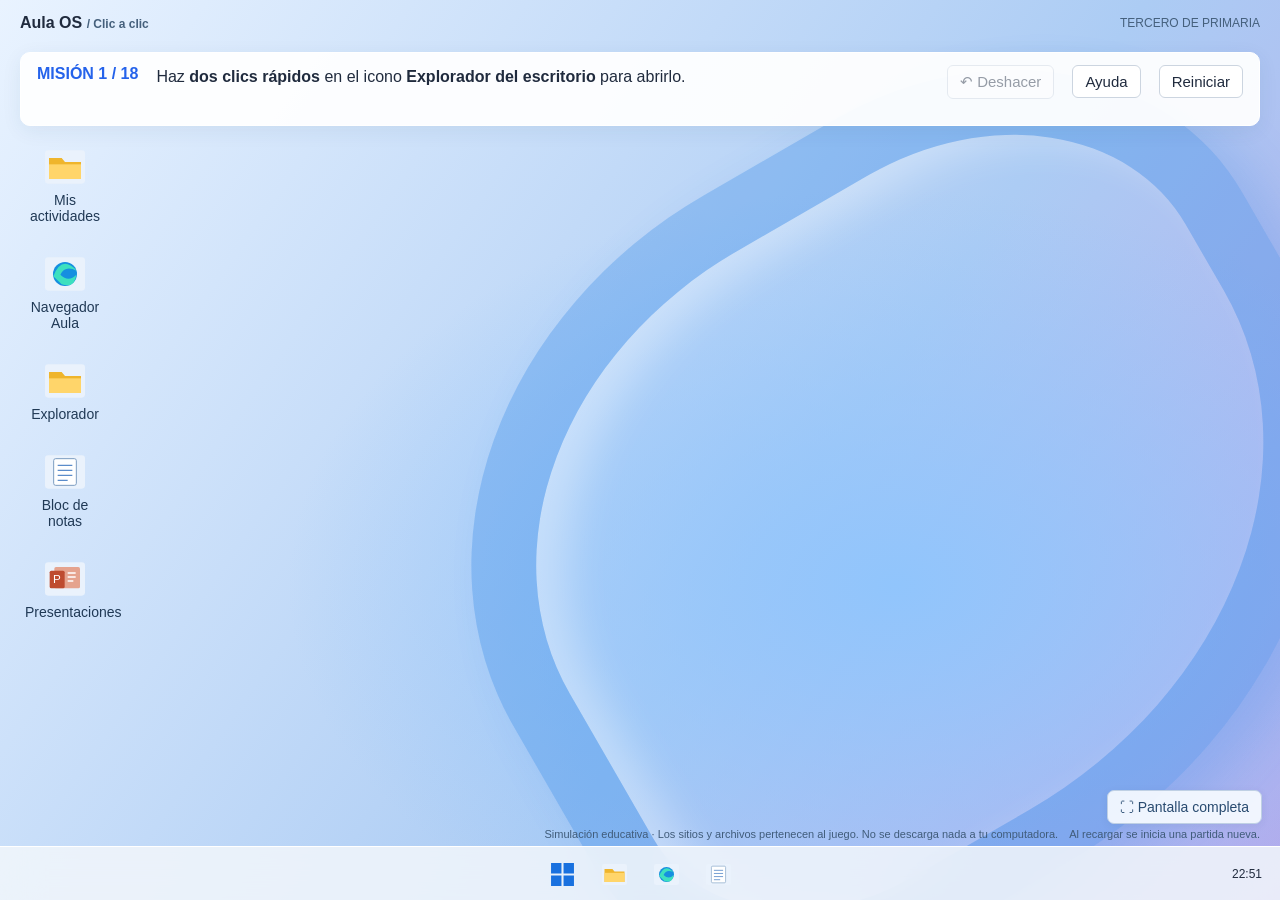
<file: index.html>
<!doctype html><html lang="es"><meta charset="utf-8"><meta name="viewport" content="width=device-width,initial-scale=1"><title>OS3</title><style>
:root{font-family:Segoe UI,Arial,sans-serif;color:#202b3e;font-size:14px}*{box-sizing:border-box}body{margin:0;background:#dfeafb;overflow:hidden}button,input,textarea{font:inherit}button{cursor:pointer;color:inherit;border:1px solid #ccd5e0;border-radius:6px;background:#fff;padding:7px 12px}button:hover{background:#e8f1ff}button:focus-visible,input:focus-visible{outline:2px solid #2563eb}button:disabled{opacity:.45;cursor:default}#wallpaper{position:fixed;inset:0;background:radial-gradient(ellipse at 70% 65%,#91c5fc 0,transparent 48%),linear-gradient(125deg,#e9f3ff,#acccf4 60%,#b4a9eb)}#wallpaper:after{content:'';position:absolute;width:60vw;height:70vh;left:36%;top:15%;border-radius:48% 35% 55% 30%;border:65px solid #1676df44;transform:rotate(-30deg);box-shadow:inset 24px 20px 40px #fff5,20px 25px 50px #317fe033}header{position:fixed;left:20px;top:14px;right:20px;display:flex;align-items:center;justify-content:space-between;z-index:2}header strong{font-size:16px}header span{font-size:12px;color:#45607c}#mission{position:fixed;top:52px;left:20px;right:20px;background:#fffffff0;border:1px solid #ffffff;border-radius:10px;padding:12px 16px;z-index:10002;box-shadow:0 5px 20px #23426a12;display:flex;gap:18px;align-items:center;min-height:74px}#mission .badge{white-space:nowrap;color:#2563eb;font-weight:700}#instruction{flex:1;line-height:1.5}#mission small{display:block;color:#61748c}#desktop{position:fixed;inset:146px 20px 78px;display:flex;flex-direction:column;gap:12px;align-items:start}.shortcut{width:90px;border:1px solid transparent;background:transparent;text-align:center;padding:8px 4px;color:#203955}.shortcut:hover,.shortcut.sel{background:#ffffff70;border-color:#fff}.shortcut svg{display:block;width:40px;height:40px;margin:0 auto 5px}.window{position:absolute;background:#f6f8fc;border:1px solid #fff9;border-radius:10px;box-shadow:0 16px 60px #18375b44;overflow:hidden;min-width:340px;display:flex;flex-direction:column}.titlebar{height:40px;display:flex;align-items:center;padding-left:14px;background:#eef3fa;user-select:none;cursor:move;touch-action:none}.titlebar strong{flex:1;font-size:13px;font-weight:600}.titlebar button{border:0;background:transparent;border-radius:0;height:40px;min-width:42px;padding:0}.titlebar button.close:hover{background:#dc3545;color:white}.content{padding:14px;overflow:auto;flex:1;min-height:0}.toolbar{display:flex;align-items:center;gap:6px;flex-wrap:wrap;padding:9px 12px;border-bottom:1px solid #dce3ed;background:#fff}.path{flex:1;min-width:180px;background:#f6f8fb;border:1px solid #dbe2ed;border-radius:5px;padding:7px;color:#627087}.files{display:grid;grid-template-columns:repeat(auto-fill,minmax(100px,1fr));gap:9px}.file{border:1px solid transparent;background:transparent;text-align:center;min-height:105px;word-break:break-word;font-size:12px;padding:8px}.file svg{width:58px;height:58px;display:block;margin:auto auto 6px}.file.sel{background:#dcecff;border-color:#90bdf4}.file.cut{opacity:.5}.empty{color:#748299;margin:30px;text-align:center}.browserline{display:flex;gap:6px;padding:9px;background:white}.browserline input{flex:1;min-width:100px;border:1px solid #ccd8e6;border-radius:20px;padding:8px 14px}.sitehead{border-bottom:1px solid #dce3ed;padding-bottom:15px;margin-bottom:14px}.sitehead h2{margin:2px 0 5px;font-size:22px}.sitehead p{margin:0 0 12px;color:#62718a}.search{display:flex;gap:8px}.search input{flex:1;min-width:60px;padding:8px;border:1px solid #ccd8e6;border-radius:6px}.gallery{display:grid;grid-template-columns:repeat(auto-fill,minmax(145px,1fr));gap:12px}.card{background:white;border:1px solid #dde5ee;border-radius:8px;padding:10px;text-align:center}.card svg{width:100%;height:100px;display:block;background:#edf4fa;border-radius:5px}.card h3{font-size:14px;margin:9px 0}.card button{font-size:12px;width:100%}.notice{font-size:12px;color:#6b7e93;margin:12px 0}.homecards{display:flex;gap:12px;margin:25px 0;flex-wrap:wrap}.homecards button{padding:20px;flex:1;text-align:left;line-height:1.7}.homecards b{display:block;font-size:18px;color:#2563eb}#taskbar{position:fixed;bottom:0;height:54px;left:0;right:0;background:#f2f6fbdc;backdrop-filter:blur(20px);border-top:1px solid white;display:flex;justify-content:center;align-items:center;gap:8px;z-index:10003}#taskbar button{background:transparent;border:0;width:44px;height:42px;padding:9px}#taskbar svg{width:25px;height:25px}#taskbar button:hover{background:#fff9}#clock{position:absolute;right:18px;font-size:12px;text-align:right}#start{position:fixed;bottom:65px;left:50%;transform:translateX(-50%);width:330px;background:#f5f8fff5;padding:24px;border:1px solid white;border-radius:12px;box-shadow:0 15px 60px #16365b44;z-index:10004}#start button{display:block;width:100%;text-align:left;margin-top:10px}#context{position:fixed;z-index:10008;background:#fcfdfff5;border:1px solid #d5dfeb;box-shadow:0 8px 24px #122b4b33;border-radius:8px;padding:5px;min-width:190px}#context button{display:block;border:0;background:transparent;width:100%;text-align:left}#toast{position:fixed;bottom:70px;right:20px;padding:12px 18px;border-radius:9px;background:#14375a;color:white;z-index:10009;max-width:360px;box-shadow:0 8px 24px #0002}#dialog{position:fixed;inset:0;background:#152c4666;display:grid;place-items:center;z-index:10010}#dialog[hidden], [hidden]{display:none!important}.dialogbox{width:min(420px,90vw);background:#fff;border:1px solid #dde7f1;border-radius:10px;padding:22px}.dialogbox h2{font-size:18px;margin-top:0}.dialogbox input{width:100%;padding:10px;margin:8px 0 15px;border:1px solid #becddd;border-radius:5px}.actions{display:flex;justify-content:end;gap:8px}.primary{background:#2563eb;color:white;border-color:#2563eb}textarea{width:100%;height:calc(100% - 70px);min-height:140px;resize:none;border:1px solid #d8e1ed;border-radius:6px;padding:12px;background:white}.note-name{width:210px;padding:7px;border:1px solid #ccd8e6;border-radius:5px}.hint{font-size:12px;color:#667c92}.preview svg{width:100%;height:250px}footer{position:fixed;bottom:60px;right:20px;font-size:11px;color:#405c7a}#mouse{position:fixed;pointer-events:none;z-index:20000;display:none;width:40px;filter:drop-shadow(1px 2px 2px #0005)}body.guide,body.guide *{cursor:none!important}@media(max-width:650px){header span{display:none}#mission{left:8px;right:8px;top:43px;gap:8px;padding:9px;font-size:12px}.window{max-width:calc(100vw - 16px)!important;left:8px!important}#desktop{top:155px}#clock{display:none}footer{font-size:10px;right:8px}}

.save-dialog{width:min(680px,94vw);background:#f6f8fc;border:1px solid #e4ebf3;border-radius:10px;box-shadow:0 22px 80px #142b4d66;overflow:hidden}
.save-title{padding:14px 18px;background:#edf2f9;font-weight:600}
.save-main{display:flex;height:min(280px,40vh)}.save-main aside{width:130px;background:#edf2f8;padding:12px;border-right:1px solid #dce4ee}.save-main aside button{border:0;background:transparent;text-align:left;width:100%}
.save-list{flex:1;overflow:auto;align-content:start;padding:14px;background:#fff;grid-template-columns:repeat(auto-fill,minmax(100px,1fr))}
.save-bottom{padding:14px 18px;border-top:1px solid #dce4ee}.save-bottom label{display:flex;align-items:center;gap:14px}.save-name{flex:1;min-width:60px;padding:8px;border:1px solid #b9cadc;border-radius:5px}
#toast{display:flex;align-items:center;gap:10px}.toast-icon{display:inline-flex;flex-shrink:0}.toast-icon svg{width:28px;height:28px}

#start{width:min(530px,94vw);padding:24px 26px 0;background:#f3f7fff2;backdrop-filter:blur(24px);max-height:calc(100vh - 210px);overflow:auto}
.start-brand{display:flex;align-items:center;gap:12px;margin-bottom:22px}.start-logo{display:flex;width:32px;height:32px}.start-logo svg{width:100%;height:100%}.start-brand strong{display:block;font-size:18px}.start-brand div>span{font-size:12px;color:#687e96}
#start h3{font-size:13px;margin:18px 0 10px;font-weight:600}#start h3>span{font-size:11px;font-weight:400;color:#74869b;margin-left:10px}
.start-grid{display:grid;grid-template-columns:repeat(4,1fr);gap:5px}
#start .start-grid button{display:flex;flex-direction:column;align-items:center;justify-content:start;gap:8px;margin:0;padding:12px 4px;min-height:87px;border:1px solid transparent;background:transparent;text-align:center;font-size:12px;line-height:1.3}
#start .start-grid button:hover{background:#ffffffa0;border-color:#e0e9f6}#start .start-grid svg{width:35px;height:35px;flex-shrink:0}
#startRecent{display:grid;grid-template-columns:1fr 1fr;gap:5px;min-height:60px}#start #startRecent button{display:flex;align-items:center;gap:9px;background:transparent;border:0;margin:0;padding:9px;text-align:left;font-size:12px;overflow:hidden}#startRecent svg{width:28px;height:28px;flex-shrink:0}#startRecent span{overflow:hidden;text-overflow:ellipsis;white-space:nowrap}#startRecent p{font-size:12px;color:#74869b;grid-column:1/-1;margin:8px 0 16px}
.start-bottom{display:flex;align-items:center;gap:10px;background:#e5edf8b0;margin:18px -26px 0;padding:14px 26px;border-top:1px solid #dbe4f0;font-size:12px}.start-avatar{display:grid;place-items:center;width:30px;height:30px;background:#c6daf7;color:#255ba3;border-radius:50%;font-weight:600}#start .start-bottom button{margin:0 0 0 auto;width:34px;height:34px;padding:7px;background:transparent;border:0}#startRestart svg{width:20px;height:20px}
@media(max-width:450px){.start-grid{grid-template-columns:repeat(3,1fr)}}

.ppt-body{padding:0!important;display:flex;flex-direction:column;background:#e9edf3}.ppt-ribbon{display:flex;flex-wrap:wrap;align-items:center;gap:6px;padding:9px 12px;background:#fff;border-top:3px solid #be4b2f;border-bottom:1px solid #d4dce7}.ppt-ribbon b{color:#b34e36;margin-right:10px;font-size:13px}.ppt-ribbon button{font-size:12px;padding:6px 8px}.ppt-ribbon label{display:flex;align-items:center;gap:4px;font-size:12px}.ppt-ribbon input{width:30px;height:25px;border:0;padding:0}.ppt-layout{display:flex;flex:1;min-height:0}.ppt-thumbs{width:135px;flex-shrink:0;border-right:1px solid #cad4e0;padding:10px;overflow:auto}.ppt-thumb{display:flex;align-items:center;gap:5px;width:100%;border:1px solid transparent;background:transparent;padding:4px;margin-bottom:9px;font-size:11px}.ppt-thumb.active{border-color:#c45a41;background:#fff5f1}.ppt-thumb>div{width:90px;aspect-ratio:16/9;background:white;border:1px solid #cad4e0;overflow:hidden;padding:5px;text-align:left}.ppt-thumb strong{display:block;font-size:7px;overflow:hidden;white-space:nowrap}.ppt-thumb svg{width:23px;height:20px}.ppt-work{flex:1;min-width:0;overflow:auto;padding:18px;display:flex;flex-direction:column;align-items:center;justify-content:center}.ppt-slide{width:100%;max-width:690px;aspect-ratio:16/9;position:relative;flex-shrink:0;box-shadow:0 3px 12px #20334726;overflow:hidden}.ppt-title{position:absolute;left:6%;top:7%;width:88%;height:19%;font-size:clamp(15px,2vw,28px);font-weight:600;border:1px dashed #b3becc;background:transparent;padding:4px;color:#23324b}.ppt-text{position:absolute;left:6%;top:31%;width:42%;height:55%;min-height:0;font-size:16px;border:1px dashed #b3becc;background:transparent;padding:6px;border-radius:0}.ppt-images{position:absolute;inset:0;pointer-events:none}.ppt-picture{position:absolute;pointer-events:auto;cursor:move;touch-action:none;border:2px solid transparent}.ppt-picture.picked{border:2px solid #bd553c}.ppt-picture svg{width:100%;height:auto;display:block;pointer-events:none}.ppt-image-tools{display:flex;flex-wrap:wrap;gap:10px;align-items:center;font-size:12px;padding-top:12px}.ppt-image-tools label{display:flex;align-items:center;gap:5px}.ppt-image-tools button{font-size:12px}.ppt-status{padding:6px 12px;font-size:11px;background:#f7f9fc;color:#657b94;border-top:1px solid #d4dce7}.ppt-player{position:fixed;inset:0;background:#101827;z-index:30000;display:flex;flex-direction:column;align-items:center;justify-content:center;padding:25px}.ppt-player-stage{width:min(1100px,95vw);aspect-ratio:16/9;max-height:85vh;position:relative;overflow:hidden;background:white}.ppt-player-stage h2{position:absolute;left:6%;top:7%;width:88%;margin:0;font-size:clamp(20px,3vw,44px);white-space:pre-wrap}.ppt-player-stage>p{position:absolute;left:6%;top:31%;width:42%;margin:0;font-size:clamp(15px,2vw,26px);white-space:pre-wrap}.ppt-show-image{position:absolute}.ppt-show-image svg{width:100%;height:auto}.ppt-player-controls{display:flex;gap:15px;align-items:center;color:white;margin-top:14px;font-size:13px}

.ppt-tabs{display:flex;gap:22px;padding:10px 16px 0;background:#fff;border-top:3px solid #be4b2f;font-size:12px;flex-shrink:0}.ppt-tabs span,.ppt-tabs strong{padding:0 0 8px}.ppt-tabs strong{color:#b34e36;border-bottom:3px solid #b34e36}.ppt-ribbon{border-top:0!important}.ppt-ribbon .ppt-new{display:flex;align-items:center;gap:8px;padding:7px 10px;background:#fff8f4;border-color:#e2c6bb}.ppt-new svg{width:34px;height:30px;flex-shrink:0}.ppt-new span{max-width:85px;text-align:left}.ppt-thumbs{cursor:default}
.ppt-tabs button{border:0;border-radius:0;background:transparent;padding:0 0 8px;font-size:12px}.ppt-tabs button.active{color:#b34e36;border-bottom:3px solid #b34e36}#sessionStatus{margin-left:8px}
#mission{max-height:28vh;overflow:auto;align-items:start}.titlebar{flex-shrink:0}.window{min-width:min(340px,calc(100vw - 20px))}#desktop{top:var(--workspace-top,150px)}@media(max-width:650px){.window{left:10px!important}}
body{font-size:16px}button,input,textarea{font-size:15px}#instruction{font-size:16px}.file{font-size:14px}.shortcut{font-size:14px}.card h3{font-size:16px}
</style><body><div id="wallpaper"></div><header><strong>Aula OS <span> / Clic a clic</span></strong><span>TERCERO DE PRIMARIA</span></header><section id="mission" aria-live="polite"><span class="badge" id="level"></span><div id="instruction"></div><button id="undo" title="Deshacer · Ctrl/Cmd + Z" disabled>↶ Deshacer</button><button id="help">Ayuda</button><button id="reset">Reiniciar</button></section><main id="desktop"></main><div id="windows"></div><section id="start" hidden aria-label="Menú Inicio"><div class="start-brand"><span class="start-logo"></span><div><strong>Aula OS</strong><span>Tu espacio de trabajo</span></div></div><h3>Anclado</h3><div class="start-grid"><button onclick="location.href='actividades/'" data-icon="folder"><span>Mis actividades</span></button><button data-app="browser" data-icon="browser"><span>Navegador Aula</span></button><button data-app="files" data-icon="folder"><span>Explorador</span></button><button data-app="note" data-icon="note"><span>Bloc de notas</span></button><button data-app="slides" data-icon="slides"><span>Presentaciones</span></button><button data-app="docs" data-icon="folder"><span>Documentos</span></button><button data-app="pictures" data-icon="picture"><span>Imágenes</span></button><button data-app="downloads" data-icon="download"><span>Descargas</span></button><button data-app="help" data-icon="help"><span>Ayuda</span></button><button id="guideToggle" data-icon="mouse"><span>Mouse guía: apagado</span></button></div><h3>Recomendados <span>Archivos recientes</span></h3><div id="startRecent"></div><div class="start-bottom"><span class="start-avatar" aria-hidden="true">A</span><span>Estudiante</span><button id="startRestart" aria-label="Reiniciar práctica" title="Reiniciar práctica"><svg viewBox="0 0 24 24" fill="none"><path d="M12 3v9M7 6a8 8 0 1 0 10 0" stroke="currentColor" stroke-width="2" stroke-linecap="round"/></svg></button></div></section><nav id="taskbar" aria-label="Barra de tareas"></nav><div id="context" hidden></div><div id="toast" role="status" hidden></div><div id="dialog" hidden></div><footer>Simulación educativa · Los sitios y archivos pertenecen al juego. No se descarga nada a tu computadora. <span id="sessionStatus">Al recargar se inicia una partida nueva.</span></footer><div id="mouse" aria-hidden="true"></div>
<script>
'use strict';
const $=s=>document.querySelector(s), svg=(body,bg='#eaf2fc')=>`<svg viewBox="0 0 120 100" xmlns="http://www.w3.org/2000/svg"><rect width="120" height="100" rx="10" fill="${bg}"/>${body}</svg>`;
const icons={folder:svg('<path d="M12 23h38l10 12h48v51H12Z" fill="#efb52c"/><path d="M12 42h96v44H12Z" fill="#ffd56a"/>'),browser:svg('<circle cx="60" cy="50" r="36" fill="#168fe0"/><path d="M25 57q25-65 70-17-35-18-49 12 25 24 48 0-5 42-44 29Z" fill="#3de0bf"/>'),note:svg('<rect x="26" y="10" width="68" height="80" rx="6" fill="#fff" stroke="#7c9dc1" stroke-width="3"/><path d="M38 30h44M38 45h44M38 60h44M38 75h30" stroke="#5b8cca" stroke-width="4"/>'),start:'<svg viewBox="0 0 24 24"><path d="M1 1h10v10H1Zm12 0h10v10H13ZM1 13h10v10H1Zm12 0h10v10H13Z" fill="#1971df"/></svg>'};
const art=[
['sol','Sol','naturaleza','<circle cx="60" cy="50" r="24" fill="#ffc928"/><path d="M60 10v10M60 80v10M20 50H10M100 50h10M30 20l8 9M90 20l-8 9M30 80l8-9M90 80l-8-9" stroke="#eea20b" stroke-width="5"/>'],
['gato','Gato','naturaleza','<path d="M30 65V22l25 16h10l25-16v43Q60 97 30 65" fill="#8196aa"/><circle cx="47" cy="55" r="4"/><circle cx="74" cy="55" r="4"/><path d="m57 68 5 5 5-5" fill="#f5b4ba"/>'],
['casa','Casa','naturaleza','<path d="M25 44h70v45H25Z" fill="#f8d69b"/><path d="m15 45 45-32 45 32" fill="#ca6557"/><path d="M51 89V59h20v30" fill="#6089a8"/>'],
['flor','Flor','naturaleza','<path d="M60 90V50" stroke="#408767" stroke-width="7"/><g fill="#e58fa7"><circle cx="45" cy="35" r="17"/><circle cx="75" cy="35" r="17"/><circle cx="60" cy="22" r="17"/><circle cx="60" cy="48" r="17"/></g><circle cx="60" cy="35" r="13" fill="#ffdc66"/>'],
['pez','Pez','naturaleza','<path d="m80 50 29-25v50Z" fill="#cc7743"/><ellipse cx="51" cy="50" rx="38" ry="25" fill="#f5b36b"/><circle cx="31" cy="44" r="4" fill="#27374e"/>'],
['estrella','Estrella','espacio','<path d="m60 9 14 27 30 5-22 22 5 29-27-14-27 14 5-29-22-22 30-5Z" fill="#ffd55b" stroke="#caa22c" stroke-width="3"/>'],
['cohete','Cohete','espacio','<path d="m48 71 12 23 12-23" fill="#f0a338"/><path d="M40 70V40Q40 20 60 7q20 13 20 33v30Z" fill="#dbe5f3" stroke="#637b9d" stroke-width="3"/><circle cx="60" cy="39" r="10" fill="#3796d5"/><path d="m40 52-17 30 17-9M80 52l17 30-17-9" fill="#cf655d"/>'],
['planeta','Planeta','espacio','<circle cx="60" cy="50" r="29" fill="#b39ad9"/><ellipse cx="60" cy="50" rx="51" ry="12" fill="none" stroke="#e3b971" stroke-width="8" transform="rotate(-23 60 50)"/>'],
['luna','Luna','espacio','<circle cx="60" cy="50" r="35" fill="#bdc9d8"/><g fill="#91a2b9"><circle cx="43" cy="39" r="9"/><circle cx="72" cy="65" r="11"/><circle cx="76" cy="32" r="6"/></g>'],
['arbol','Árbol','naturaleza','<path d="M54 52h13v42H54Z" fill="#a77c54"/><g fill="#54a17e"><circle cx="60" cy="29" r="23"/><circle cx="40" cy="47" r="22"/><circle cx="80" cy="47" r="22"/></g>']
,
['satelite','Satélite','espacio','<path d="M12 32h27v35H12Zm69 0h27v35H81Z" fill="#4284bd"/><path d="M45 26h30v46H45Z" fill="#bac7da"/><path d="m58 25 18-15M55 74l-8 17" stroke="#536f91" stroke-width="4"/>'],
['astronauta','Astronauta','espacio','<circle cx="60" cy="27" r="21" fill="#e5edf5" stroke="#688bad" stroke-width="3"/><rect x="46" y="18" width="28" height="19" rx="8" fill="#255788"/><path d="M38 50h44v32H38Zm5 32v15m34-15v15M38 55 20 70m62-15 18 15" fill="#e6edf4" stroke="#688bad" stroke-width="9"/>'],
['cometa','Cometa','espacio','<path d="m20 15 72 43-20 25Z" fill="#f5c47d"/><path d="m35 9 58 48-9 13Z" fill="#ef9d67"/><circle cx="86" cy="70" r="19" fill="#8fb6d7"/>'],
['telescopio','Telescopio','espacio','<path d="m20 35 61-22 10 28-61 22Z" fill="#689abf"/><path d="m57 55 0 14-22 25m22-25 22 25" stroke="#506b87" stroke-width="6"/>'],
['galaxia','Galaxia','espacio','<ellipse cx="60" cy="50" rx="48" ry="20" transform="rotate(-25 60 50)" fill="#bcb0df"/><ellipse cx="60" cy="50" rx="35" ry="12" transform="rotate(-25 60 50)" fill="#827abd"/><circle cx="60" cy="50" r="12" fill="#f9df97"/><g fill="#fff"><circle cx="22" cy="18" r="3"/><circle cx="97" cy="79" r="3"/></g>'],
['mariposa','Mariposa','naturaleza','<path d="M56 51Q6 2 12 51q1 34 44 13M64 51q50-49 44 0-1 34-44 13" fill="#c193d8"/><path d="M60 34v47m0-47L50 20m10 14 10-14" stroke="#5b5877" stroke-width="5"/>'],
['tortuga','Tortuga','naturaleza','<ellipse cx="58" cy="55" rx="34" ry="26" fill="#5c9673"/><circle cx="101" cy="53" r="13" fill="#92b779"/><path d="m35 75-9 13m53-13 9 13M35 35l-9-13m53 13 9-13" stroke="#92b779" stroke-width="9"/><path d="m58 34 17 21-17 21-17-21Z" fill="#a5bc79"/>'],
['montana','Montaña','naturaleza','<path d="m10 88 39-70 23 38 13-18 29 50Z" fill="#728e9c"/><path d="m49 18-16 29 16-8 13 9Z" fill="#f3f7fa"/><path d="M8 89h105" stroke="#80a888" stroke-width="6"/>'],
['oceano','Océano','naturaleza','<path d="M0 40q15-12 30 0t30 0 30 0 30 0v60H0Z" fill="#5fa4c8"/><path d="M0 62q15-12 30 0t30 0 30 0 30 0M0 83q15-12 30 0t30 0 30 0 30 0" fill="none" stroke="#b9e1eb" stroke-width="5"/>'],
['volcan','Volcán','naturaleza','<path d="m13 90 33-59h28l34 59Z" fill="#a17c71"/><path d="m46 31 14 17 14-17" fill="#ea8257"/><path d="M53 26q-19-19-3-21t18 11 17 5" fill="none" stroke="#b4bcc5" stroke-width="10"/>']
].map(([id,name,site,body])=>({id,name,site,svg:svg(body)}));
let seq=0,fs=[],clip=null,selected=null,selectedParent=null,stage=0,tick=0,startTick=0,events=[],winZ=10,guide=false;
const SESSION_KEY='aula-os3-session-v1';
let undoStack=[],draftSlides=null,ready=false;
function snapshot(){return JSON.parse(JSON.stringify({seq,fs,stage,tick,startTick,events,draftSlides}));}
function checkpoint(){if(!ready)return;undoStack.push(snapshot());if(undoStack.length>25)undoStack.shift();updateUndo();}
function updateUndo(){const b=$('#undo');if(b)b.disabled=!undoStack.length;}
function persist(){const label=$('#sessionStatus');if(label)label.textContent='Al recargar se inicia una partida nueva.';}
function restore(data){seq=data.seq||0;fs=data.fs;stage=Math.max(0,Math.min(missions.length,data.stage||0));tick=data.tick||0;startTick=data.startTick||0;events=data.events||[];draftSlides=data.draftSlides||null;clip=null;selected=null;}
function undoFiles(){if(!undoStack.length)return;restore(undoStack.pop());$('#dialog').hidden=true;$('#context').hidden=true;refreshFiles();renderMission();updateUndo();persist();notify('Último cambio de archivos deshecho. El progreso también se ajustó.');}
const byId=id=>fs.find(x=>x.id===id),children=id=>fs.filter(x=>x.parent===id),assets=id=>art.find(x=>x.id===id);
function add(name,type,parent,extra={}){checkpoint();let f={id:'f'+(++seq),name,type,parent,...extra};fs.push(f);return f}
function path(id){if(id==='root')return 'Escritorio';let f=byId(id);return f?path(f.parent)+' / '+f.name:'Este equipo'}
function notify(msg){const toast=$('#toast');toast.replaceChildren();const mark=document.createElement('span');mark.className='toast-icon';mark.setAttribute('aria-hidden','true');const isFolder=/carpeta|guardad|pegad|movido|copiad|cortad/i.test(msg);mark.innerHTML=isFolder?icons.folder:'<svg viewBox="0 0 24 24" fill="none" xmlns="http://www.w3.org/2000/svg"><circle cx="12" cy="12" r="9" stroke="currentColor" stroke-width="2"/><path d="m7 12 3 3 7-7" stroke="currentColor" stroke-width="2" stroke-linecap="round" stroke-linejoin="round"/></svg>';const text=document.createElement('span');text.textContent=msg;toast.append(mark,text);$('#toast').hidden=false;clearTimeout(notify.timer);notify.timer=setTimeout(()=>$('#toast').hidden=true,3800)}
function record(type,data={}){events.push({type,...data,tick:++tick});check();persist()}
const since=(type,p=()=>true)=>events.some(e=>e.type===type&&p(e));
const project=()=>children('docs').find(x=>x.type==='folder'&&practiceMatch(x.name,'proyecto espacial'));
const requiredImages=['cohete','planeta','luna','estrella','satelite','arbol','flor','pez','mariposa','tortuga'];
const normalize=s=>String(s).normalize('NFD').replace(/[\u0300-\u036f]/g,'').toLowerCase().trim().replace(/\s+/g,' ');

// La práctica evalúa acciones; tolera mayúsculas, acentos y pequeños errores al escribir.
function practiceMatch(value,target){
 const clean=s=>normalize(s??'').replace(/\.(svg|txt|aula)$/,'').replace(/[^a-z0-9]/g,'');
 const a=clean(value),b=clean(target);if(!a||!b)return false;if(a===b)return true;
 const limit=b.length<4?0:b.length<8?1:Math.max(2,Math.floor(b.length*.15));
 if(Math.abs(a.length-b.length)>limit)return false;
 let prev=Array.from({length:b.length+1},(_,i)=>i);
 for(let i=1;i<=a.length;i++){const row=[i];for(let j=1;j<=b.length;j++)row[j]=Math.min(row[j-1]+1,prev[j]+1,prev[j-1]+(a[i-1]===b[j-1]?0:1));prev=row;}
 return prev[b.length]<=limit;
}
const searchImages=(site,q)=>art.filter(x=>normalize(q)&&x.site===site&&(normalize(x.name).includes(normalize(q))||practiceMatch(q,x.name)));
const savedRequired=()=>requiredImages.filter(id=>children('pictures').some(x=>x.art===id));
const folderNamed=(parent,name)=>children(parent).find(f=>f.type==='folder'&&practiceMatch(f.name,name));
const hasImage=(parent,id)=>children(parent).some(f=>f.type==='image'&&f.art===id);
const noteNamed=name=>children('docs').find(f=>f.type==='text'&&practiceMatch(f.name,name));
const deckNamed=name=>children('docs').find(f=>f.type==='slides'&&practiceMatch(f.name,name));
const collection=()=>folderNamed('docs','Mi colección');
const slideNamed=name=>draftSlides?.find(slide=>practiceMatch(slide.title,name));
const collectionDeck=()=>deckNamed('Mi colección.aula');
const missions=[
{txt:'Haz <b>dos clics rápidos</b> en el icono <b>Explorador del escritorio</b> para abrirlo.',test:()=>since('desktop-open',e=>e.app==='files')},
{txt:'En la ventana del Explorador, haz <b>dos clics rápidos</b> sobre la carpeta <b>Documentos</b>.',test:()=>since('folder',e=>e.id==='docs')},
{txt:'Haz <b>un clic en Nueva carpeta</b>. Escribe <b>Mi colección</b> y haz <b>un clic en Guardar</b>.',test:()=>!!collection()},
{txt:'En la barra de abajo, haz <b>un clic en Navegador Aula</b>. También puedes hacer dos clics en su icono del escritorio.',test:()=>since('browser')},
{txt:'Haz <b>un clic en la barra de direcciones del Navegador Aula</b>. Escribe <b>aula.test/naturaleza</b> y pulsa <b>Enter</b>.',test:()=>since('navigate',e=>e.url==='aula.test/naturaleza')},
{txt:'Haz <b>un clic en el buscador del sitio</b>, escribe <b>Gato</b> y haz <b>un clic en Buscar</b>.',test:()=>since('search',e=>e.site==='naturaleza'&&practiceMatch(e.q,'gato'))},
{txt:'Haz <b>clic derecho sobre Gato → un clic en Guardar imagen como…</b>. En la ventana, haz <b>dos clics en Imágenes</b> y <b>un clic en Guardar</b>.',test:()=>hasImage('pictures','gato')},
{txt:'Busca <b>Flor, Casa y Mariposa</b>, una por una. En cada imagen: <b>clic derecho → Guardar imagen como… → dos clics en Imágenes → un clic en Guardar</b>.',test:()=>['flor','casa','mariposa'].every(id=>hasImage('pictures',id)),count:()=>['flor','casa','mariposa'].filter(id=>!hasImage('pictures',id)).map(id=>assets(id).name)},
{txt:'Haz <b>un clic en Explorador</b>, abajo, y <b>dos clics en Imágenes</b>. En Gato: <b>clic derecho → un clic en Copiar</b>. Vuelve con <b>←</b>. Haz dos clics en cada carpeta de <b>Documentos → Mi colección</b> y <b>un clic en Pegar</b>. Repite con Flor.',test:()=>!!collection()&&['gato','flor'].every(id=>hasImage(collection().id,id)&&hasImage('pictures',id))},
{txt:'En <b>Documentos → Mi colección</b>, haz <b>clic derecho sobre Gato.svg → un clic en Renombrar</b>. Escribe <b>Mi gato.svg</b> y haz <b>un clic en Guardar</b>.',test:()=>!!collection()&&children(collection().id).some(f=>f.art==='gato'&&practiceMatch(f.name,'mi gato.svg'))},
{txt:'Haz <b>un clic en Bloc de notas</b>, abajo. Escribe <b>Mi colección de imágenes</b>. En el nombre escribe <b>Mi colección.txt</b> y haz <b>un clic en Guardar en Documentos</b>.',test:()=>!!noteNamed('Mi colección.txt')&&practiceMatch(noteNamed('Mi colección.txt').text,'mi coleccion de imagenes')},
{txt:'Haz <b>dos clics en Presentaciones</b> del escritorio. Haz <b>un clic en el cuadro del título</b> y escribe <b>Mi colección</b>.',test:()=>practiceMatch(draftSlides?.[0]?.title||'','mi coleccion')},
{txt:'Haz <b>un clic en Nueva diapositiva</b>. En su título haz un clic y escribe <b>Mis imágenes</b>. Deben quedar dos diapositivas.',test:()=>draftSlides?.length===2&&!!slideNamed('Mis imágenes')},
{txt:'Haz <b>un clic en la miniatura Mis imágenes → un clic en Insertar imagen</b>. Haz dos clics en cada carpeta de <b>Documentos → Mi colección</b>. Haz un clic en <b>Mi gato.svg</b> y otro en <b>Insertar</b>. Repite con Flor.svg.',test:()=>!!slideNamed('Mis imágenes')&&['gato','flor'].every(id=>slideNamed('Mis imágenes').images.some(i=>i.art===id))},
{txt:'Haz <b>un clic en una imagen</b>. Mueve la barra <b>Ancho</b> para cambiar su tamaño y <b>arrastra la imagen</b> a otra posición. Repite con la otra imagen.',test:()=>!!slideNamed('Mis imágenes')&&slideNamed('Mis imágenes').images.length>=2&&slideNamed('Mis imágenes').images.every(i=>i.width!==28&&(i.x!==55||i.y!==35))},
{txt:'En <b>Mis imágenes</b>, haz un clic en el cuadro de texto y escribe <b>una frase de al menos 5 palabras</b>. Haz <b>un clic en Fondo</b> y elige un color distinto del blanco.',test:()=>!!slideNamed('Mis imágenes')&&slideNamed('Mis imágenes').text.trim().split(/\s+/).filter(Boolean).length>=5&&slideNamed('Mis imágenes').bg!=='#ffffff'},
{txt:'Haz <b>un clic en Guardar como…</b>. Escribe <b>Mi colección.aula</b> y haz <b>un clic en Guardar</b>. Queda en Documentos.',test:()=>!!collectionDeck()&&collectionDeck().slides.length===2&&collectionDeck().slides.some(slide=>['gato','flor'].every(id=>slide.images.some(i=>i.art===id)))},
{txt:'Haz <b>un clic en la X</b> del editor. En <b>Explorador</b>, haz <b>dos clics en Documentos</b> y otros dos en <b>Mi colección.aula</b>. Haz <b>un clic en Presentar ▷</b>.',test:()=>events.some(open=>open.type==='ppt-reopen'&&practiceMatch(open.name,'mi coleccion.aula')&&events.some(show=>show.type==='ppt-show'&&show.tick>open.tick&&show.slides.length===2))}
];

function check(){let advanced=false;while(stage<missions.length&&missions[stage].test()){stage++;startTick=tick;advanced=true;}if(advanced)notify(stage===missions.length?'¡Excelente! Completaste tu proyecto.':'¡Bien hecho! Continúa con la siguiente misión.');renderMission();}
function renderMission(){$('#level').textContent=stage<missions.length?'MISIÓN '+(stage+1)+' / '+missions.length:'COMPLETADO';$('#instruction').innerHTML=stage<missions.length?missions[stage].txt+(missions[stage].count?'<small>Faltan: '+(missions[stage].count().join(', ')||'ninguna')+'</small>':''):'<b>¡Proyecto terminado!</b> Ya puedes practicar este recorrido en los programas reales con tu profesor.';}

function dialog(title,initial,callback,confirmOnly=false){const d=$('#dialog');d.hidden=false;d.innerHTML='<form class="dialogbox"><h2></h2><input aria-label="Nombre" autocomplete="off"><div class="actions"><button type="button">Cancelar</button><button class="primary">'+(confirmOnly?'Confirmar':'Guardar')+'</button></div></form>';d.querySelector('h2').textContent=title;const input=d.querySelector('input');input.value=initial;input.hidden=confirmOnly;d.querySelector('button').onclick=()=>d.hidden=true;d.querySelector('form').onsubmit=e=>{e.preventDefault();const val=input.value.trim();if(!confirmOnly&&!val)return;d.hidden=true;callback(val)};if(confirmOnly)d.querySelector('.primary').focus();else{input.focus();input.select()}}
function menu(e,items){e.preventDefault();e.stopPropagation();const m=$('#context');m.innerHTML='';for(let [text,fn,disabled] of items){const b=document.createElement('button');b.textContent=text;b.disabled=!!disabled;b.onclick=()=>{m.hidden=true;fn()};m.append(b)}m.hidden=false;m.style.left=Math.min(e.clientX,innerWidth-215)+'px';m.style.top=Math.max(130,Math.min(e.clientY,innerHeight-m.offsetHeight-65))+'px';m.querySelector('button:not(:disabled)')?.focus()}
function workspaceTop(){return Math.ceil(document.querySelector('#mission').getBoundingClientRect().bottom)+12;}
function fitWindows(){const top=workspaceTop(),bottom=innerHeight-70;document.documentElement.style.setProperty('--workspace-top',top+'px');document.querySelectorAll('.window').forEach(el=>{el.style.maxHeight=Math.max(100,bottom-top)+'px';el.style.height=Math.min(parseFloat(el.style.height)||440,Math.max(100,bottom-top))+'px';el.style.top=Math.max(top,Math.min(parseFloat(el.style.top)||top,bottom-el.offsetHeight))+'px';el.style.left=Math.max(8,Math.min(parseFloat(el.style.left)||8,innerWidth-el.offsetWidth-8))+'px';});}
function openWindow(title,w=660,h=440){const el=document.createElement('section');el.className='window';const top=workspaceTop();el.style.cssText=`width:${Math.min(w,innerWidth-20)}px;height:${Math.max(100,Math.min(h,innerHeight-top-70))}px;left:${Math.max(10,(innerWidth-Math.min(w,innerWidth-20))/2)}px;top:${top}px;z-index:${++winZ}`;el.innerHTML='<div class="titlebar"><strong></strong><button title="Minimizar" aria-label="Minimizar">−</button><button class="close" title="Cerrar" aria-label="Cerrar">×</button></div><div class="content"></div>';el.querySelector('strong').textContent=title;$('#windows').append(el);el.onpointerdown=()=>el.style.zIndex=++winZ;el.querySelector('.close').onclick=()=>el.remove();el.querySelector('button').onclick=()=>el.remove();const bar=el.querySelector('.titlebar');let drag=null;bar.onpointerdown=e=>{if(e.target.closest('button'))return;drag={x:e.clientX-el.offsetLeft,y:e.clientY-el.offsetTop};bar.setPointerCapture(e.pointerId)};bar.onpointermove=e=>{if(drag){el.style.left=Math.max(8,Math.min(innerWidth-el.offsetWidth-8,e.clientX-drag.x))+'px';el.style.top=Math.max(workspaceTop(),Math.min(innerHeight-el.offsetHeight-70,e.clientY-drag.y))+'px'}};bar.onpointerup=bar.onpointercancel=()=>drag=null;return {el,body:el.querySelector('.content')}}

function copy(f,cut=false){clip={id:f.id,cut};notify((cut?'Cortado: ':'Copiado: ')+f.name);refreshFiles()}
function paste(parent){if(!clip)return notify('Selecciona y copia un archivo primero.');const f=clip.art?{name:clip.name,type:'image',art:clip.art,parent:null}:byId(clip.id);if(!f)return; if(f.type==='folder')return notify('En esta práctica copia solamente imágenes y notas.');if(f.parent===parent)return notify('El archivo ya está en esta carpeta.');if(children(parent).some(x=>x.name===f.name))return notify('Ya existe un archivo con ese nombre. No se cuenta otra vez.');const moved=clip.cut;if(moved){checkpoint();f.parent=parent;clip=null}else add(f.name,f.type,parent,{art:f.art,text:f.text,slides:f.slides?JSON.parse(JSON.stringify(f.slides)):undefined});record(moved?'move':'paste',{parent,art:f.art,name:f.name});refreshFiles();notify(moved?'Archivo movido.':'Archivo pegado.')}
function rename(f){dialog('Renombrar archivo',f.name,name=>{if(children(f.parent).some(x=>x.id!==f.id&&x.name===name))return notify('Ese nombre ya existe.');checkpoint();f.name=name;record('rename',{name,parent:f.parent,art:f.art});refreshFiles()})}
function refreshFiles(){document.querySelectorAll('.window[data-folder]').forEach(el=>el._render?.())}
function explorer(initial='root'){let current=initial;record('folder',{id:current});const w=openWindow('Explorador de archivos',700,470);w.el.dataset.folder=current;function draw(){if(current!=='root'&&!byId(current))current='root';w.el.dataset.folder=current;w.body.innerHTML='';const bar=document.createElement('div');bar.className='toolbar';bar.innerHTML='<button>←</button><span class="path"></span><button>Nueva carpeta</button><button>Pegar</button>';bar.querySelector('.path').textContent=path(current);bar.children[0].disabled=current==='root';bar.children[0].onclick=()=>{current=byId(current)?.parent||'root';draw()};bar.children[2].onclick=()=>dialog('Nueva carpeta','',name=>{if(children(current).some(x=>x.name===name))return notify('Ese nombre ya existe.');add(name,'folder',current);record('create',{name,parent:current});if(practiceMatch(name,'proyecto espacial')&&current!=='docs')notify('La carpeta debe estar dentro de Documentos. Abre Documentos y créala ahí.');draw()});bar.children[3].disabled=!clip;bar.children[3].onclick=()=>paste(current);w.body.append(bar);const list=document.createElement('div');list.className='files';list.style.marginTop='12px';for(const f of children(current)){const b=document.createElement('button');b.className='file'+(selected===f.id?' sel':'')+(clip?.cut&&clip.id===f.id?' cut':'');b.innerHTML=f.type==='folder'?icons.folder:f.type==='image'?assets(f.art).svg:f.type==='slides'?icons.slides:icons.note;const label=document.createElement('span');label.textContent=f.name;b.append(label);b.onclick=()=>{selected=f.id;selectedParent=current;document.querySelectorAll('.file.sel').forEach(x=>x.classList.remove('sel'));b.classList.add('sel')};b.ondblclick=()=>{if(f.type==='folder'){current=f.id;selected=null;record('folder',{id:current});draw()}else if(f.type==='image')view(f);else if(f.type==='slides')presentation(f);else note(f)};b.oncontextmenu=e=>{selected=f.id;selectedParent=current;menu(e,[['Abrir',()=>f.type==='folder'?(current=f.id,record('folder',{id:current}),draw()):f.type==='image'?view(f):f.type==='slides'?presentation(f):note(f)],['Copiar',()=>copy(f),f.type==='folder'],['Cortar',()=>copy(f,true),f.type==='folder'],['Renombrar',()=>rename(f),['docs','pictures','downloads'].includes(f.id)]])};list.append(b)}if(!list.children.length)list.innerHTML='<p class="empty">Esta carpeta está vacía.</p>';w.body.append(list);w.body.oncontextmenu=e=>{if(e.target.closest('.file'))return;menu(e,[['Pegar',()=>paste(current),!clip]])};}w.el._render=draw;draw();return w}
function view(f){const w=openWindow(f.name,440,350);w.body.classList.add('preview');w.body.innerHTML=assets(f.art).svg;record('view',{name:f.name,parent:f.parent,art:f.art})}
function saveImageTo(img,parent,name){
  name=name.trim();if(!name)return notify('Escribe el nombre del archivo.');
  if(!name.toLowerCase().endsWith('.svg'))name+='.svg';
  if(children(parent).some(x=>x.name===name||x.art===img.id)){notify('Esta imagen ya está en esa carpeta.');return false;}
  add(name,'image',parent,{art:img.id});record('download',{art:img.id,site:img.site,parent});refreshFiles();
  notify(parent==='pictures'?'Imagen guardada en Imágenes.':'Imagen guardada. La misión pide Imágenes.');return true;
}
function download(img){
  const overlay=$('#dialog');overlay.hidden=false;
  overlay.innerHTML='<form class="save-dialog" role="dialog" aria-modal="true" aria-label="Guardar imagen como"><div class="save-title">Guardar imagen como…</div><div class="toolbar"><button type="button" class="save-back" aria-label="Subir a carpeta anterior">↑</button><span class="path"></span></div><div class="save-main"><aside><button type="button" class="save-home">Escritorio</button></aside><div class="save-list files" aria-label="Carpetas y archivos"></div></div><div class="save-bottom"><label>Nombre del archivo<input aria-label="Nombre del archivo" class="save-name"></label><p class="hint">Tipo: imagen SVG · Abre las carpetas con doble clic y después pulsa Guardar.</p><div class="actions"><button type="button" class="save-cancel">Cancelar</button><button class="primary">Guardar</button></div></div></form>';
  let folder='root';const name=overlay.querySelector('.save-name');name.value=img.name+'.svg';
  const list=overlay.querySelector('.save-list');
  function draw(){
    overlay.querySelector('.path').textContent=path(folder);
    overlay.querySelector('.save-back').disabled=folder==='root';list.innerHTML='';
    for(const file of children(folder)){
      const entry=document.createElement('button');entry.type='button';entry.className='file';
      entry.innerHTML=file.type==='folder'?icons.folder:file.type==='image'?assets(file.art).svg:icons.note;
      const label=document.createElement('span');label.textContent=file.name;entry.append(label);
      entry.setAttribute('aria-label',file.name+(file.type==='folder'?' · carpeta, doble clic para abrir':''));
      entry.onclick=()=>{list.querySelectorAll('.sel').forEach(x=>x.classList.remove('sel'));entry.classList.add('sel');};
      function open(){if(file.type==='folder'){folder=file.id;draw();}else{name.value=file.name;}}
      entry.ondblclick=open;entry.onkeydown=e=>{if(e.key==='Enter'){e.preventDefault();open();}};
      list.append(entry);
    }
    if(!list.children.length)list.innerHTML='<p class="empty">Esta carpeta está vacía.</p>';
  }
  overlay.querySelector('.save-back').onclick=()=>{folder=byId(folder)?.parent||'root';draw();};
  overlay.querySelector('.save-home').onclick=()=>{folder='root';draw();};
  overlay.querySelector('.save-cancel').onclick=()=>overlay.hidden=true;
  overlay.querySelector('form').onsubmit=e=>{e.preventDefault();if(saveImageTo(img,folder,name.value))overlay.hidden=true;};
  draw();overlay.querySelector('.save-home').focus();
}

function browser(){const w=openWindow('Navegador Aula · simulación',780,520);record('browser');w.body.style.padding='0';const line=document.createElement('form');line.className='browserline';line.innerHTML='<button type="button" title="Inicio">⌂</button><input aria-label="Dirección del sitio" placeholder="Escribe aula.test/espacio"><button>Ir</button>';const page=document.createElement('div');page.style.padding='18px';w.body.append(line,page);let site='inicio';function navigate(url,typed=false){url=url.trim().toLowerCase().replace(/^https?:\/\//,'').replace(/\/$/,'');if(!['aula.test','aula.test/espacio','aula.test/naturaleza'].includes(url)){page.innerHTML='<h2>Sitio no encontrado</h2><p>Usa aula.test/espacio o aula.test/naturaleza. Son sitios de práctica, no sitios reales.</p>';return}site=url.split('/')[1]||'inicio';line.querySelector('input').value=url;if(typed)record('navigate',{url});paint()}function paint(q=''){page.innerHTML='';if(site==='inicio'){page.innerHTML='<h2>Biblioteca Aula</h2><p>Dos sitios de práctica para aprender a navegar y guardar imágenes.</p><div class="homecards"><button><b>Espacio</b>aula.test/espacio</button><button><b>Naturaleza</b>aula.test/naturaleza</button></div><p class="notice">Simulación: los sitios no pertenecen a Internet.</p>';const bs=page.querySelectorAll('.homecards button');bs[0].onclick=()=>navigate('aula.test/espacio');bs[1].onclick=()=>navigate('aula.test/naturaleza');return}const head=document.createElement('div');head.className='sitehead';head.innerHTML='<h2></h2><p>Explora la colección y guarda imágenes para tu proyecto.</p><form class="search"><input aria-label="Buscar imagen" placeholder="Buscar imagen"><button>Buscar</button><button type="button">Limpiar</button></form>';head.querySelector('h2').textContent=site==='espacio'?'Observatorio · Espacio':'Archivo · Naturaleza';const input=head.querySelector('input');input.value=q;head.querySelector('form').onsubmit=e=>{e.preventDefault();const search=normalize(input.value.trim());record('search',{site,q:search});paint(search)};head.querySelector('button[type=button]').onclick=()=>paint();page.append(head);const grid=document.createElement('div');grid.className='gallery';for(const img of searchImages(site,q)){const card=document.createElement('article');card.className='card';card.innerHTML=img.svg+'<h3>'+img.name+'</h3><button>Guardar imagen</button>';card.querySelector('button').textContent='Ver imagen';card.querySelector('button').onclick=()=>{const preview=openWindow(img.name,440,350);preview.body.classList.add('preview');preview.body.innerHTML=img.svg+'<p class="hint">Botón derecho sobre la imagen → Guardar imagen como…</p>';preview.body.querySelector('svg').oncontextmenu=e=>menu(e,[['Guardar imagen como…',()=>download(img)],['Copiar imagen',()=>{clip={art:img.id,name:img.name+'.svg',cut:false};notify('Imagen copiada. Usa Pegar en una carpeta.');refreshFiles();}]])};card.oncontextmenu=e=>menu(e,[['Guardar imagen como…',()=>download(img)],['Copiar imagen',()=>{clip={art:img.id,name:img.name+'.svg',cut:false};notify('Imagen copiada. Abre una carpeta y elige Pegar.');refreshFiles();}],['Abrir imagen',()=>view({name:img.name+'.svg',art:img.id,parent:null})]]);grid.append(card)}if(!grid.children.length){
 if(normalize(q)){
  const other=art.find(x=>(normalize(x.name).includes(normalize(q))||practiceMatch(q,x.name)));
  const message=document.createElement('p');
  message.textContent=other?other.name+' está en el sitio '+(other.site==='naturaleza'?'Naturaleza':'Espacio')+'.':'No hay resultados. Revisa el nombre de la imagen.';
  grid.append(message);
  if(other){const go=document.createElement('button');go.textContent='Ir a '+(other.site==='naturaleza'?'Naturaleza':'Espacio')+' y buscar '+other.name;go.onclick=()=>{navigate('aula.test/'+other.site,true);record('search',{site:other.site,q:normalize(q)});paint(q);};grid.append(go);}
 }else grid.innerHTML='<p class="empty">Escribe el nombre de la imagen y pulsa Buscar para ver los resultados.</p>';
}page.append(grid);const caption=document.createElement('p');caption.className='notice';caption.textContent='Botón derecho → Guardar imagen como… → Escritorio / Imágenes.';page.append(caption)}line.onsubmit=e=>{e.preventDefault();navigate(line.querySelector('input').value,true)};line.querySelector('button').onclick=()=>navigate('aula.test');paint()}
function note(file){const w=openWindow('Bloc de notas',560,390);w.body.innerHTML='<div class="toolbar"><input class="note-name" aria-label="Nombre del archivo" value="Mi colección.txt"><button>Guardar en Documentos</button></div><textarea aria-label="Texto de la nota" placeholder="Escribe aquí..."></textarea><p class="hint">El archivo se guarda dentro del juego.</p>';const input=w.body.querySelector('input'),area=w.body.querySelector('textarea');if(file){input.value=file.name;area.value=file.text||''}w.body.querySelector('button').onclick=()=>{let name=input.value.trim();if(!name||!area.value.trim())return notify('Escribe un nombre y un texto.');if(!/\.txt$/i.test(name))name+='.txt';const old=children('docs').find(x=>x.name===name);if(old&&old.type!=='text')return notify('Ese nombre ya pertenece a otro archivo.');if(old){checkpoint();old.text=area.value;}else add(name,'text','docs',{text:area.value});record('save',{name,text:area.value});refreshFiles();notify('Nota guardada en Documentos.')}}
function help(){const w=openWindow('Ayuda rápida',530,400);w.body.innerHTML='<h3>Mouse</h3><p>Un clic selecciona. Dos clics rápidos abren carpetas y archivos.</p><p>Botón derecho muestra Copiar, Cortar y Renombrar. En Mac: Ctrl + clic o clic con dos dedos.</p><h3>Archivos</h3><p>Copiar conserva el original. Cortar lo mueve cuando lo pegas. Entra a la carpeta de destino y pulsa Pegar.</p><p>Ctrl/Cmd + C, X y V funcionan en el Explorador. Escape cierra menús y cuadros de nombre.</p><h3>Deshacer y progreso</h3><p>Deshacer revierte el último cambio en archivos. En Presentaciones usa su botón Deshacer. Ctrl/Cmd + Z también funciona; al escribir conserva el deshacer de texto.</p><p>Al recargar o pulsar Reiniciar se vuelve a la misión 1 y se limpian los archivos del juego.</p><h3>Navegación</h3><p>Escribe la dirección solicitada en el navegador del juego y pulsa Enter. El buscador sirve para encontrar imágenes dentro del sitio.</p><p>La misión actual siempre aparece arriba. Se avanza una por una; una acción de una misión futura debe repetirse cuando llegue su turno.</p>'}
icons.slides=svg('<rect x="28" y="14" width="77" height="64" rx="5" fill="#e5a38e"/><rect x="14" y="25" width="45" height="53" rx="5" fill="#be4b2f"/><text x="36" y="62" text-anchor="middle" fill="white" font-family="Arial" font-size="35">P</text><path d="M68 32h24M68 44h24M68 56h17" stroke="white" stroke-width="4"/>');
function freshSlide(){return {title:'',text:'',bg:'#ffffff',images:[]};}
function presentation(file){
 const w=openWindow('Presentaciones · '+(file?.name||'Sin título'),950,590);w.el.classList.add('presentation-window');w.body.className='ppt-body';
 let deck=file?.slides?JSON.parse(JSON.stringify(file.slides)):draftSlides?JSON.parse(JSON.stringify(draftSlides)):[freshSlide()],index=0,selectedImage=-1,savedId=file?.id||null;
 w.body.innerHTML='<div class="ppt-tabs"><button data-tab="file">Archivo</button><button data-tab="home" class="active">Inicio</button><button data-tab="insert">Insertar</button><button data-tab="design">Diseño</button><button data-tab="show">Presentación</button></div><div class="ppt-ribbon"><button data-action="new" class="ppt-new"><svg viewBox="0 0 36 30" aria-hidden="true"><rect x="2" y="6" width="28" height="21" rx="2" fill="white" stroke="#6b829e" stroke-width="2"/><path d="M7 12h12M7 17h17M7 22h10" stroke="#9eafc3" stroke-width="2"/><circle cx="28" cy="7" r="7" fill="#387fc5"/><path d="M28 3v8M24 7h8" stroke="white" stroke-width="2"/></svg><span>Nueva diapositiva</span></button><button data-action="insert">Insertar imagen</button><label>Fondo <input type="color" aria-label="Color de fondo" value="#ffffff"></label><button data-action="undo" disabled>↶ Deshacer</button><button data-action="save">Guardar como…</button><button data-action="show">Presentar ▷</button></div><div class="ppt-layout"><aside class="ppt-thumbs" aria-label="Diapositivas"></aside><div class="ppt-work"><div class="ppt-slide"><input class="ppt-title" aria-label="Título de la diapositiva" placeholder="Haz clic para agregar un título"><textarea class="ppt-text" aria-label="Texto de la diapositiva" placeholder="Haz clic para agregar texto"></textarea><div class="ppt-images"></div></div><div class="ppt-image-tools" hidden><label>Ancho <input type="range" min="12" max="60" value="28" aria-label="Tamaño de imagen"></label><button type="button">Quitar imagen</button><span>Arrastra la imagen para moverla.</span></div></div></div><div class="ppt-status"></div>';
 const title=w.body.querySelector('.ppt-title'),text=w.body.querySelector('.ppt-text'),surface=w.body.querySelector('.ppt-slide'),color=w.body.querySelector('input[type=color]'),tools=w.body.querySelector('.ppt-image-tools');
 let slideHistory=[],previousDeck=JSON.parse(JSON.stringify(deck));
 function undoSlide(){if(!slideHistory.length)return;const previous=slideHistory.pop();deck=previous.deck;stage=previous.stage;tick=previous.tick;startTick=previous.startTick;events=previous.events;renderMission();previousDeck=JSON.parse(JSON.stringify(deck));index=Math.min(index,deck.length-1);selectedImage=-1;draftSlides=JSON.parse(JSON.stringify(deck));w.body.querySelector('[data-action=undo]').disabled=!slideHistory.length;draw();persist();notify('Cambio de diapositiva deshecho.');}
 w.el._undo=undoSlide;w.body.querySelector('[data-action=undo]').onclick=undoSlide;
 function changed(){slideHistory.push({deck:previousDeck,stage,tick,startTick,events:JSON.parse(JSON.stringify(events))});if(slideHistory.length>40)slideHistory.shift();previousDeck=JSON.parse(JSON.stringify(deck));draftSlides=JSON.parse(JSON.stringify(deck));w.body.querySelector('[data-action=undo]').disabled=false;record('ppt-edit',{slides:JSON.parse(JSON.stringify(deck))});thumbnails();}
 function thumbnails(){const bar=w.body.querySelector('.ppt-thumbs');bar.replaceChildren();deck.forEach((slide,i)=>{const b=document.createElement('button');b.className='ppt-thumb'+(i===index?' active':'');const num=document.createElement('span');num.textContent=String(i+1);const thumb=document.createElement('div');thumb.style.background=slide.bg;const label=document.createElement('strong');label.textContent=slide.title||'Sin título';thumb.append(label);for(const image of slide.images){const mini=document.createElement('span');mini.innerHTML=assets(image.art).svg;thumb.append(mini)}b.append(num,thumb);b.onclick=()=>{index=i;selectedImage=-1;draw()};bar.append(b)});w.body.querySelector('.ppt-status').textContent='Diapositiva '+(index+1)+' de '+deck.length+' · Se guarda dentro de Aula OS';}
 function imageTools(){tools.hidden=selectedImage<0;if(selectedImage>=0)tools.querySelector('input').value=deck[index].images[selectedImage].width;}
 function drawImages(){const layer=w.body.querySelector('.ppt-images');layer.replaceChildren();deck[index].images.forEach((image,i)=>{const item=document.createElement('div');item.className='ppt-picture'+(i===selectedImage?' picked':'');item.tabIndex=0;item.setAttribute('role','button');item.setAttribute('aria-label','Imagen '+assets(image.art).name+', arrastra para mover');item.innerHTML=assets(image.art).svg;item.style.cssText=`left:${image.x}%;top:${image.y}%;width:${image.width}%`;item.onclick=()=>{selectedImage=i;layer.querySelectorAll('.picked').forEach(n=>n.classList.remove('picked'));item.classList.add('picked');imageTools()};let start;item.onpointerdown=e=>{e.preventDefault();e.stopPropagation();selectedImage=i;imageTools();layer.querySelectorAll('.picked').forEach(n=>n.classList.remove('picked'));item.classList.add('picked');start={x:e.clientX,y:e.clientY,ox:image.x,oy:image.y};item.setPointerCapture(e.pointerId)};item.onpointermove=e=>{if(!start)return;const r=layer.getBoundingClientRect();image.x=Math.max(0,Math.min(100-image.width,start.ox+(e.clientX-start.x)/r.width*100));image.y=Math.max(0,Math.min(65,start.oy+(e.clientY-start.y)/r.height*100));item.style.left=image.x+'%';item.style.top=image.y+'%'};item.onpointerup=item.onpointercancel=()=>{if(start){start=null;changed()}};item.onkeydown=e=>{if(e.key.startsWith('Arrow')){e.preventDefault();image.x=Math.max(0,Math.min(100-image.width,image.x+(e.key==='ArrowRight'?2:e.key==='ArrowLeft'?-2:0)));image.y=Math.max(0,Math.min(65,image.y+(e.key==='ArrowDown'?2:e.key==='ArrowUp'?-2:0)));changed();drawImages();}};layer.append(item)});imageTools();}
 function draw(){title.value=deck[index].title;text.value=deck[index].text;surface.style.background=deck[index].bg;color.value=deck[index].bg;thumbnails();drawImages();}
 title.oninput=()=>{deck[index].title=title.value;changed()};text.oninput=()=>{deck[index].text=text.value;changed()};color.oninput=()=>{deck[index].bg=color.value;surface.style.background=color.value;changed()};
 tools.querySelector('input').oninput=e=>{if(selectedImage<0)return;const image=deck[index].images[selectedImage];image.width=Number(e.target.value);image.x=Math.min(image.x,100-image.width);drawImages();changed()};tools.querySelector('button').onclick=()=>{deck[index].images.splice(selectedImage,1);selectedImage=-1;drawImages();changed()};
 function newSlide(){deck.splice(index+1,0,freshSlide());index++;selectedImage=-1;draw();changed();title.focus();}
 w.body.querySelector('[data-action=new]').onclick=newSlide;
 w.body.querySelector('.ppt-thumbs').oncontextmenu=e=>{const target=e.target.closest('.ppt-thumb');if(target){const n=[...w.body.querySelectorAll('.ppt-thumb')].indexOf(target);if(n>=0){index=n;selectedImage=-1;draw();}}menu(e,[['Nueva diapositiva',newSlide],['Duplicar diapositiva',()=>{deck.splice(index+1,0,JSON.parse(JSON.stringify(deck[index])));index++;selectedImage=-1;draw();changed();record('ppt-duplicate');}],['Eliminar diapositiva',()=>{deck.splice(index,1);if(!deck.length)deck.push(freshSlide());index=Math.min(index,deck.length-1);selectedImage=-1;draw();changed();record('ppt-delete');}],['Mover arriba',()=>{[deck[index-1],deck[index]]=[deck[index],deck[index-1]];index--;selectedImage=-1;draw();changed();record('ppt-reorder');},index===0],['Mover abajo',()=>{[deck[index+1],deck[index]]=[deck[index],deck[index+1]];index++;selectedImage=-1;draw();changed();record('ppt-reorder');},index===deck.length-1]]);};
 w.body.querySelector('[data-action=insert]').onclick=()=>{
  const overlay=$('#dialog');overlay.hidden=false;let folder='root';let chosen=null;
  overlay.innerHTML='<div class="save-dialog" role="dialog" aria-modal="true" aria-label="Insertar imagen"><div class="save-title">Insertar imagen</div><div class="toolbar"><button class="insert-back">↑</button><span class="path"></span></div><div class="save-main"><aside><button class="insert-home">Escritorio</button></aside><div class="save-list files"></div></div><div class="save-bottom"><p class="hint">Abre Imágenes y selecciona el archivo que guardaste.</p><div class="actions"><button class="insert-cancel">Cancelar</button><button class="primary insert-confirm" disabled>Insertar</button></div></div></div>';
  function insert(){if(!chosen)return;deck[index].images.push({art:chosen.art,x:55,y:35,width:28});selectedImage=deck[index].images.length-1;overlay.hidden=true;drawImages();changed();}
  function list(){chosen=null;overlay.querySelector('.insert-confirm').disabled=true;overlay.querySelector('.path').textContent=path(folder);overlay.querySelector('.insert-back').disabled=folder==='root';const list=overlay.querySelector('.save-list');list.replaceChildren();children(folder).filter(f=>f.type==='folder'||f.type==='image').forEach(f=>{const b=document.createElement('button');b.className='file';b.innerHTML=f.type==='folder'?icons.folder:assets(f.art).svg;const label=document.createElement('span');label.textContent=f.name;b.append(label);b.onclick=()=>{list.querySelectorAll('.sel').forEach(n=>n.classList.remove('sel'));b.classList.add('sel');chosen=f.type==='image'?f:null;overlay.querySelector('.insert-confirm').disabled=!chosen};b.ondblclick=()=>{if(f.type==='folder'){folder=f.id;listFolder()}else{chosen=f;insert()}};list.append(b)});if(!list.children.length)list.innerHTML='<p class="empty">No hay imágenes aquí. Primero busca y guarda una desde el navegador.</p>';}
  const listFolder=list;overlay.querySelector('.insert-back').onclick=()=>{folder=byId(folder)?.parent||'root';list()};overlay.querySelector('.insert-home').onclick=()=>{folder='root';list()};overlay.querySelector('.insert-cancel').onclick=()=>overlay.hidden=true;overlay.querySelector('.insert-confirm').onclick=insert;list();
 };
 w.body.querySelector('[data-action=save]').onclick=()=>dialog('Guardar presentación en Documentos',byId(savedId)?.name||'Mi colección.aula',name=>{if(!/\.aula$/i.test(name))name+='.aula';const existing=children('docs').find(f=>f.name===name);if(existing&&existing.id!==savedId)return notify('Ese nombre ya existe. Elige otro nombre.');const snapshot=JSON.parse(JSON.stringify(deck));let f=byId(savedId);if(f){checkpoint();f.name=name;f.slides=snapshot;}else{f=add(name,'slides','docs',{slides:snapshot});savedId=f.id;}w.el.querySelector('.titlebar strong').textContent='Presentaciones · '+name;record('ppt-save',{name,slides:snapshot});refreshFiles();notify('Presentación guardada en Documentos.');});
 w.body.querySelector('[data-action=show]').onclick=()=>{const overlay=document.createElement('div');overlay.className='ppt-player';overlay.tabIndex=0;overlay.setAttribute('role','dialog');overlay.setAttribute('aria-label','Presentación');let current=0;overlay.innerHTML='<div class="ppt-player-stage"></div><div class="ppt-player-controls"><button>← Anterior</button><span></span><button>Siguiente →</button><button>Cerrar (Esc)</button></div>';document.body.append(overlay);function paint(){const stage=overlay.querySelector('.ppt-player-stage');stage.style.background=deck[current].bg;stage.replaceChildren();const h=document.createElement('h2');h.textContent=deck[current].title;const t=document.createElement('p');t.textContent=deck[current].text;stage.append(h,t);for(const image of deck[current].images){const node=document.createElement('div');node.className='ppt-show-image';node.style.cssText=`left:${image.x}%;top:${image.y}%;width:${image.width}%`;node.innerHTML=assets(image.art).svg;stage.append(node)}const buttons=overlay.querySelectorAll('button');buttons[0].disabled=current===0;buttons[1].disabled=current===deck.length-1;overlay.querySelector('.ppt-player-controls span').textContent=(current+1)+' / '+deck.length;}const buttons=overlay.querySelectorAll('button');buttons[0].onclick=()=>{if(current>0){current--;paint()}};buttons[1].onclick=()=>{if(current<deck.length-1){current++;paint()}};buttons[2].onclick=()=>overlay.remove();overlay.onkeydown=e=>{if(e.key==='Escape')overlay.remove();if(e.key==='ArrowRight')buttons[1].click();if(e.key==='ArrowLeft')buttons[0].click();};paint();overlay.focus();record('ppt-show',{slides:JSON.parse(JSON.stringify(deck))});};
 w.body.querySelectorAll('[data-tab]').forEach(b=>b.onclick=()=>{w.body.querySelectorAll('[data-tab]').forEach(t=>t.classList.toggle('active',t===b));const tab=b.dataset.tab;if(tab==='file')w.body.querySelector('[data-action=save]').click();if(tab==='insert')w.body.querySelector('[data-action=insert]').click();if(tab==='design')color.click();if(tab==='show')w.body.querySelector('[data-action=show]').click();});
 draw();record('ppt-open');if(file)record('ppt-reopen',{name:file.name});
}

function init(reset=false){ready=false;undoStack=[];draftSlides=null;seq=0;fs=[];clip=null;selected=null;stage=0;tick=0;startTick=0;events=[];$('#windows').innerHTML='';$('#start').hidden=true;$('#context').hidden=true;fs=[{id:'docs',name:'Documentos',type:'folder',parent:'root'},{id:'pictures',name:'Imágenes',type:'folder',parent:'root'},{id:'downloads',name:'Descargas',type:'folder',parent:'root'}];const desk=$('#desktop');desk.innerHTML='';for(const [name,icon,fn] of [['Mis actividades','folder',()=>location.href='actividades/'],['Navegador Aula','browser',browser],['Explorador','folder',()=>explorer()],['Bloc de notas','note',()=>note()],['Presentaciones','slides',()=>presentation()]]){const b=document.createElement('button');b.className='shortcut';b.innerHTML=icons[icon]+name;b.onclick=()=>{desk.querySelectorAll('.sel').forEach(x=>x.classList.remove('sel'));b.classList.add('sel')};b.ondblclick=()=>{fn();if(name==='Explorador')record('desktop-open',{app:'files'})};desk.append(b)}
 

 ready=true;check();updateUndo();persist();}

$('#taskbar').innerHTML='<button title="Inicio" aria-label="Inicio">'+icons.start+'</button><button title="Explorador" aria-label="Explorador">'+icons.folder+'</button><button title="Navegador Aula" aria-label="Navegador Aula">'+icons.browser+'</button><button title="Bloc de notas" aria-label="Bloc de notas">'+icons.note+'</button><span id="clock"></span>';
const startIcons={...icons,picture:svg('<rect x="20" y="14" width="80" height="72" rx="6" fill="#6e9fd5"/><circle cx="78" cy="33" r="9" fill="#ffe7a7"/><path d="m25 77 24-30 17 20 12-14 18 24Z" fill="#d4ebd9"/>'),download:svg('<path d="M60 13v44m-18-16 18 18 18-18M24 65v20h72V65" fill="none" stroke="#367fc4" stroke-width="9" stroke-linecap="round" stroke-linejoin="round"/>'),help:svg('<circle cx="60" cy="50" r="35" fill="#6d91d4"/><text x="60" y="66" text-anchor="middle" font-size="48" font-family="Arial" fill="white">?</text>'),mouse:svg('<rect x="37" y="10" width="46" height="80" rx="23" fill="#d1dbe8" stroke="#5c799c" stroke-width="3"/><path d="M60 12v32M38 44h44" stroke="#5c799c" stroke-width="3"/><rect x="56" y="24" width="8" height="15" rx="4" fill="#5c799c"/>')};
document.querySelectorAll('#start [data-icon]').forEach(b=>b.insertAdjacentHTML('afterbegin',startIcons[b.dataset.icon]));$('#start .start-logo').innerHTML=icons.start;
function renderStartRecent(){const list=$('#startRecent');list.replaceChildren();const recent=fs.filter(f=>f.type!=='folder').slice(-4).reverse();if(!recent.length){const p=document.createElement('p');p.textContent='Tus imágenes y notas aparecerán aquí al guardarlas.';list.append(p);}for(const f of recent){const b=document.createElement('button');b.innerHTML=f.type==='image'?assets(f.art).svg:f.type==='slides'?icons.slides:icons.note;const label=document.createElement('span');label.textContent=f.name;b.append(label);b.onclick=()=>{$('#start').hidden=true;if(f.type==='image')view(f);else if(f.type==='slides')presentation(f);else note(f);};list.append(b);}}
$('#startRestart').onclick=()=>{$('#start').hidden=true;$('#reset').click();};
const tb=$('#taskbar').querySelectorAll('button');tb[0].onclick=()=>{renderStartRecent();$('#start').hidden=!$('#start').hidden;};tb[1].onclick=()=>explorer();tb[2].onclick=browser;tb[3].onclick=()=>note();document.querySelectorAll('[data-app]').forEach(b=>b.onclick=()=>{$('#start').hidden=true;({browser,files:()=>explorer(),note:()=>note(),docs:()=>explorer('docs'),pictures:()=>explorer('pictures'),downloads:()=>explorer('downloads'),slides:()=>presentation(),help})[b.dataset.app]()});$('#undo').onclick=undoFiles;$('#help').onclick=help;$('#reset').onclick=()=>dialog('¿Reiniciar la práctica? Se borrará solo el progreso del juego.','',()=>init(true),true);
document.addEventListener('click',e=>{if(!e.target.closest('#context'))$('#context').hidden=true;if(!e.target.closest('#start,#taskbar'))$('#start').hidden=true});document.addEventListener('keydown',e=>{if(e.key==='Escape'){$('#context').hidden=true;$('#dialog').hidden=true;$('#start').hidden=true}if(e.target.closest('input,textarea,[contenteditable]'))return;if((e.ctrlKey||e.metaKey)&&e.key.toLowerCase()==='z'){e.preventDefault();const active=e.target.closest('.presentation-window');if(active?._undo)active._undo();else undoFiles();return;}if((e.ctrlKey||e.metaKey)&&e.target.closest('.window[data-folder]')){let key=e.key.toLowerCase(),f=byId(selected);if(['c','v','x'].includes(key)){e.preventDefault();if(key==='v')paste(e.target.closest('.window').dataset.folder);else if(f)copy(f,key==='x')}}});
$('#mouse').innerHTML='<svg viewBox="0 0 50 75"><path d="M25 2C10 2 3 15 3 30v20q0 23 22 23t22-23V30C47 15 40 2 25 2Z" fill="#eef2f7" stroke="#334155" stroke-width="2"/><path id="ml" d="M24 3Q4 4 4 30v5h20Z" fill="#facc15"/><path id="mr" d="M26 3q20 1 20 27v5H26Z" fill="#cbd5e1"/><rect x="22" y="14" width="6" height="14" rx="3" fill="#475569"/></svg>';
$('#guideToggle').onclick=()=>{guide=!guide;$('#guideToggle span').textContent='Mouse guía: '+(guide?'encendido':'apagado');if(!guide){$('#mouse').style.display='none';document.body.classList.remove('guide')}};document.addEventListener('pointermove',e=>{const on=guide&&e.pointerType==='mouse'&&!e.target.closest('input,textarea,#mission,#taskbar');$('#mouse').style.display=on?'block':'none';document.body.classList.toggle('guide',on);$('#mouse').style.left=Math.min(innerWidth-45,e.clientX+10)+'px';$('#mouse').style.top=Math.min(innerHeight-75,e.clientY+10)+'px';$('#ml').setAttribute('fill',e.target.closest('.file')?'#cbd5e1':'#facc15');$('#mr').setAttribute('fill',e.target.closest('.file')?'#facc15':'#cbd5e1')});window.addEventListener('blur',()=>{$('#mouse').style.display='none';document.body.classList.remove('guide')});function clock(){$('#clock').textContent=new Date().toLocaleTimeString('es',{hour:'2-digit',minute:'2-digit'})}clock();setInterval(clock,15000);new ResizeObserver(fitWindows).observe($('#mission'));window.addEventListener('resize',fitWindows);init();fitWindows();
</script><button id="pantallaCompleta" type="button" aria-label="Activar pantalla completa" aria-pressed="false" title="Pantalla completa">⛶ Pantalla completa</button>
<style>
#pantallaCompleta{position:fixed;right:18px;bottom:76px;z-index:990;padding:8px 12px;border:1px solid #bfd0e4;border-radius:7px;background:#f6faffee;color:#294b70;font:14px "Segoe UI",Arial,sans-serif;cursor:pointer;box-shadow:0 2px 8px #18375b12}
#pantallaCompleta:hover{background:#e2eeff}#pantallaCompleta:focus-visible{outline:2px solid #2563eb;outline-offset:2px}
</style>
<script>
(function(){
const b=document.getElementById('pantallaCompleta');
function update(){const on=!!(document.fullscreenElement||document.webkitFullscreenElement);b.textContent=on?'⛶ Salir de pantalla completa':'⛶ Pantalla completa';b.setAttribute('aria-pressed',String(on));b.setAttribute('aria-label',on?'Salir de pantalla completa':'Activar pantalla completa');}
b.addEventListener('click',async function(){try{if(document.fullscreenElement||document.webkitFullscreenElement){if(document.exitFullscreen)await document.exitFullscreen();else if(document.webkitExitFullscreen)document.webkitExitFullscreen();}else{const el=document.documentElement;if(el.requestFullscreen)await el.requestFullscreen();else if(el.webkitRequestFullscreen)el.webkitRequestFullscreen();else throw new Error('unsupported');}update();}catch(e){b.textContent='Usa el menú del navegador → Pantalla completa';setTimeout(update,4000);}});
document.addEventListener('fullscreenchange',update);document.addEventListener('webkitfullscreenchange',update);update();
})();
</script>
</body></html>
</file>
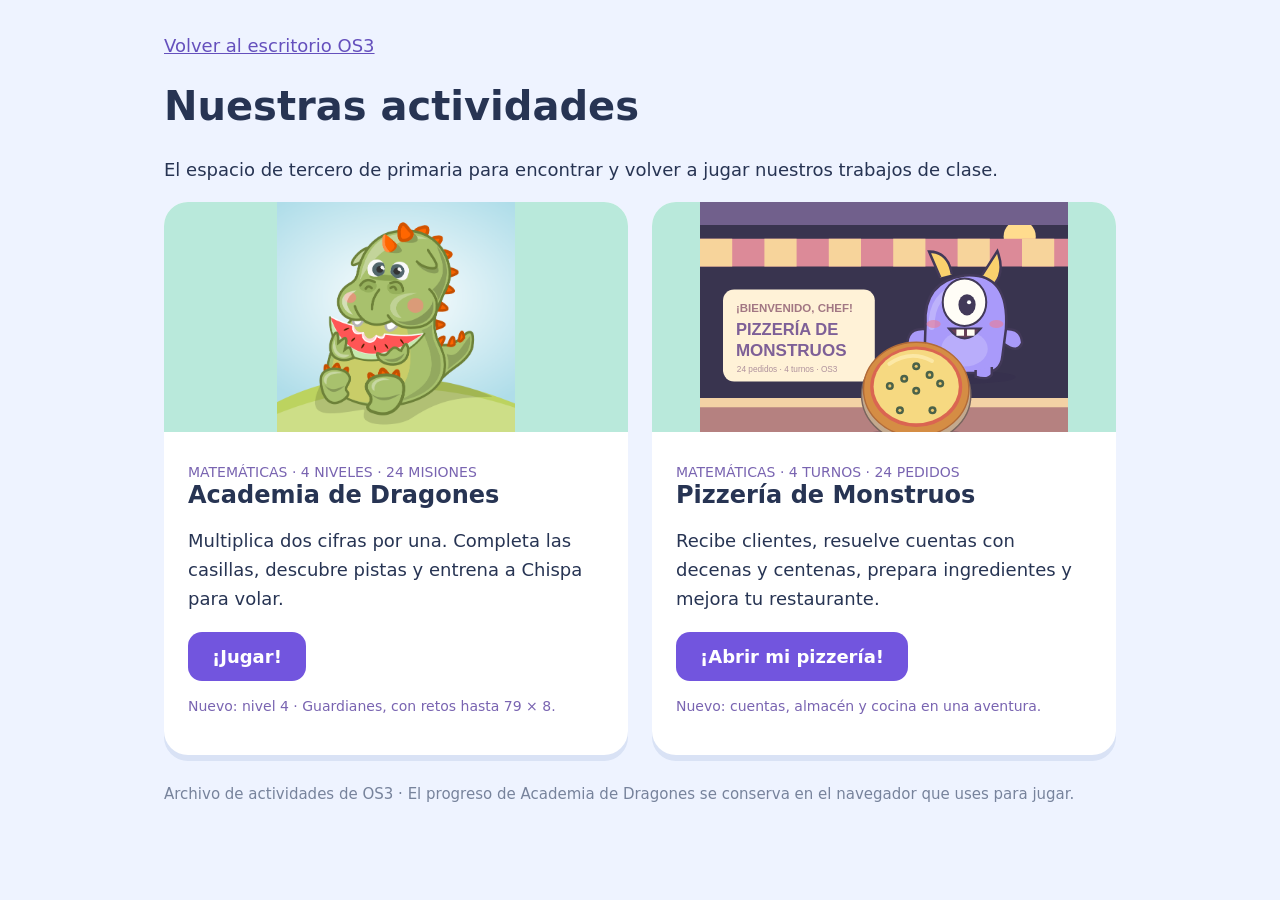
<file: actividades/index.html>
<!doctype html><html lang="es"><meta charset="utf-8"><meta name="viewport" content="width=device-width,initial-scale=1"><title>Actividades · OS3</title><style>*{box-sizing:border-box}body{background:#eef3ff;color:#273453;font:18px system-ui;margin:0}main{max-width:1000px;padding:35px 24px;margin:auto}a{color:#6550bd}h1{font-size:40px}section{display:grid;grid-template-columns:repeat(auto-fit,minmax(260px,1fr));gap:24px}article{background:white;border-radius:24px;overflow:hidden;box-shadow:0 6px 0 #d9e2f5}img{width:100%;height:230px;object-fit:contain;background:#b9e9db}article div{padding:24px}article h2{margin:0;font-size:24px}p{line-height:1.6}.play{display:inline-block;background:#7255de;color:white;padding:14px 24px;border-radius:14px;text-decoration:none;font-weight:bold}.tag{color:#7964b1;font-size:14px}footer{margin-top:30px;color:#77839c;font-size:15px}</style><main><a href="../">Volver al escritorio OS3</a><h1>Nuestras actividades</h1><p>El espacio de tercero de primaria para encontrar y volver a jugar nuestros trabajos de clase.</p><section><article><img src="academia-dragones/assets/dragon.png" alt="Chispa, el dragón de la academia"><div><span class="tag">MATEMÁTICAS · 4 NIVELES · 24 MISIONES</span><h2>Academia de Dragones</h2><p>Multiplica dos cifras por una. Completa las casillas, descubre pistas y entrena a Chispa para volar.</p><a class="play" href="academia-dragones/">¡Jugar!</a><p class="tag">Nuevo: nivel 4 · Guardianes, con retos hasta 79 × 8.</p></div></article><article><img src="pizzeria-monstruos/assets/cover.svg" alt="Pizzería de Monstruos con Lula y una pizza"><div><span class="tag">MATEMÁTICAS · 4 TURNOS · 24 PEDIDOS</span><h2>Pizzería de Monstruos</h2><p>Recibe clientes, resuelve cuentas con decenas y centenas, prepara ingredientes y mejora tu restaurante.</p><a class="play" href="pizzeria-monstruos/">¡Abrir mi pizzería!</a><p class="tag">Nuevo: cuentas, almacén y cocina en una aventura.</p></div></article></section><footer>Archivo de actividades de OS3 · El progreso de Academia de Dragones se conserva en el navegador que uses para jugar.</footer></main></html>
</file>
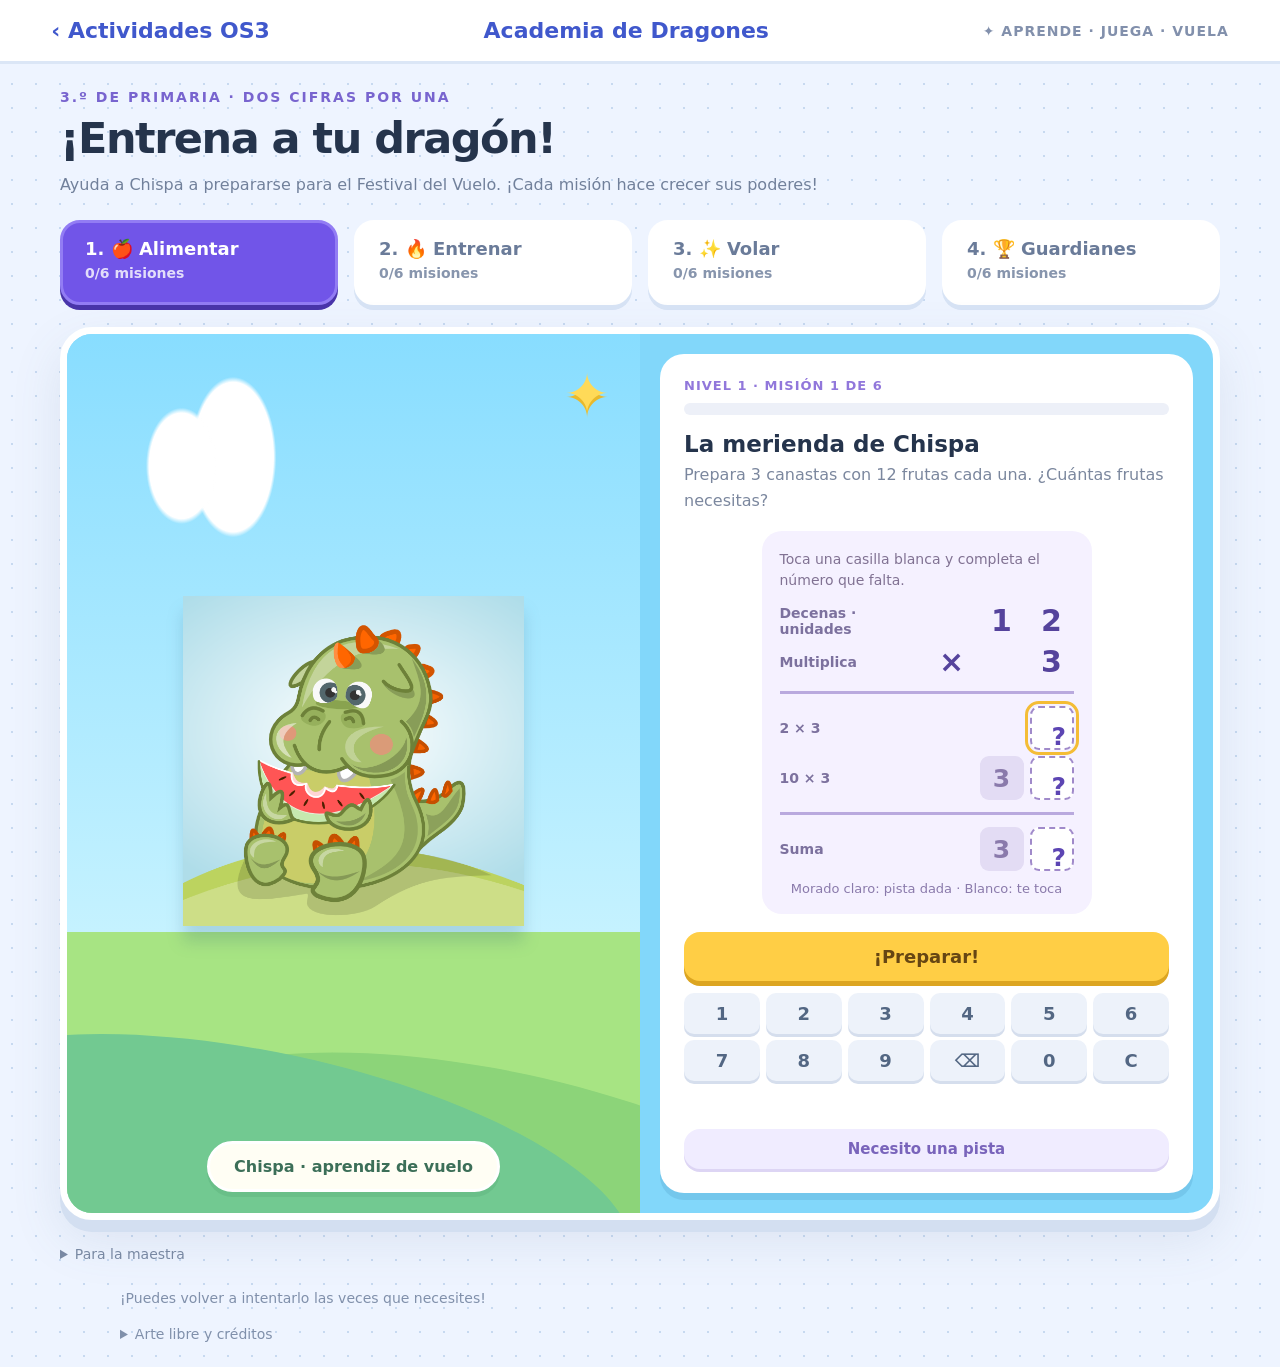
<file: actividades/academia-dragones/index.html>
<!doctype html><html lang="es"><meta charset="utf-8"><meta name="viewport" content="width=device-width,initial-scale=1"><title>Academia de Dragones</title><style>*{box-sizing:border-box}body{margin:0;color:#fff;background:radial-gradient(ellipse at 75% 30%,#604a95,#171e45 75%);font:18px system-ui;min-height:100vh}header{padding:24px 5%;border-bottom:1px solid #fff3;font-weight:800}main{max-width:1100px;margin:auto;padding:30px}h1{font-size:clamp(35px,5vw,58px);line-height:1.1;margin:15px 0}p{line-height:1.6}.eyebrow{color:#baf2bc;font-size:14px;letter-spacing:2px;font-weight:bold}nav{display:flex;gap:12px;margin:28px 0;flex-wrap:wrap}button{font:inherit;font-weight:750;padding:14px 20px;border-radius:16px;border:0;background:#ffda7b;color:#30283f;cursor:pointer}nav button{background:#ffffff15;color:#fff;border:1px solid #fff4;flex:1}nav button[aria-pressed=true]{background:#c9f3c6;color:#254132}small{display:block;font-size:14px;margin:6px}.layout{display:grid;grid-template-columns:1fr 1fr;align-items:center;gap:30px}.scene{text-align:center;background:radial-gradient(ellipse,#9ff3b640,transparent 65%)}img{width:100%;max-height:390px;object-fit:contain;filter:drop-shadow(0 20px 10px #0005);animation:float 4s infinite ease-in-out}@keyframes float{50%{transform:translateY(-10px)}}article{background:#fff1;border:1px solid #fff3;border-radius:28px;padding:28px}.equation{font-size:48px;font-weight:850;color:#ffda7b;margin:20px 0}input{font:800 28px system-ui;width:130px;padding:12px;border-radius:12px;border:0;text-align:center}form{display:flex;gap:12px;flex-wrap:wrap}.feedback{min-height:65px;color:#c8fac6;padding:16px 0;font-weight:bold}.secondary{background:#fff1;color:#fff;border:1px solid #fff4}.hint{background:#151d40;border-radius:16px;padding:18px;line-height:1.8;margin:18px 0}.group{display:inline-block;background:#ffffff15;padding:8px;margin:4px;border-radius:8px;font-size:15px}.ten{background:#85d8d0;color:#193d3d;padding:2px;margin:2px;border-radius:3px}.unit{color:#ffda7b}progress{width:100%;accent-color:#baf2bc}footer{max-width:1100px;margin:auto;padding:25px 30px;color:#c3cce6;font-size:14px}a{color:#c9eafa}details{margin-top:20px}button:focus-visible,input:focus-visible{outline:4px solid #a1f6e2;outline-offset:4px}[hidden]{display:none!important}@media(max-width:700px){.layout{grid-template-columns:1fr}img{max-height:240px}main{padding:20px}article{padding:20px}nav button{padding:10px;font-size:16px}}@media(prefers-reduced-motion:reduce){img{animation:none}}
body{background:#eef4ff;color:#25344c;font-family:ui-rounded,"Arial Rounded MT Bold",system-ui,sans-serif;background-image:radial-gradient(#c7d9f0 1.5px,transparent 1.5px);background-size:24px 24px}header{background:white;border:0;box-shadow:0 3px 0 #dbe6f6;display:flex;align-items:center;justify-content:space-between;padding:18px 4%;color:#4058cc;font-size:22px}header:after{content:"✦ APRENDE · JUEGA · VUELA";font-size:14px;color:#8290ac;letter-spacing:1px}main{max-width:1220px;padding:28px 30px}main>.eyebrow{color:#7864cf;font-size:14px}h1{font-size:clamp(28px,3.5vw,43px);letter-spacing:-1.5px;margin:10px 0}h1 br{display:none}h1 br:after{content:" "}main>p{margin:8px 0;color:#71809b;font-size:16px}nav{margin:22px 0;gap:16px}button{transition:transform .15s,box-shadow .15s;touch-action:manipulation}button:hover{transform:translateY(-2px)}button:active{transform:translateY(3px);box-shadow:none!important}nav button{background:white;color:#6a7b99;border:3px solid white;box-shadow:0 5px 0 #d7e3f5;text-align:left;padding:15px 22px;border-radius:20px}nav button[aria-pressed=true]{background:#7155e8;color:white;border-color:#927cf4;box-shadow:0 5px 0 #4935aa}nav small{margin-left:0;color:inherit;opacity:.8}.layout{background:#82d7fa;border:7px solid white;border-radius:32px;box-shadow:0 12px 0 #d3dff1,0 20px 50px #586f9220;gap:0;overflow:hidden;align-items:stretch;position:relative;min-height:530px}.scene{position:relative;overflow:hidden;background:radial-gradient(ellipse at 20% 15%,#fff 0 5%,transparent 5.5%),radial-gradient(ellipse at 29% 14%,#fff 0 7%,transparent 7.5%),linear-gradient(#88ddff,#c5f2ff 68%,#a7e483 68%);display:flex;flex-direction:column;align-items:center;justify-content:center;padding:40px 18px 65px;isolation:isolate}.scene:before{content:"";position:absolute;z-index:-1;left:-30%;bottom:-100px;width:130%;height:260px;background:#72c991;border-radius:50%;transform:rotate(12deg);box-shadow:230px -30px 0 #8cd479}.scene:after{content:"✦";position:absolute;top:28px;right:30px;font-size:55px;color:#ffda58;filter:drop-shadow(0 4px 0 #e9b92b)}.scene img{max-height:330px;position:relative;z-index:1;filter:drop-shadow(0 16px 8px #255a7030)}#badge{position:absolute;bottom:21px;background:#fffef4;color:#3c6f58;border:3px solid white;box-shadow:0 5px 0 #4b9f6b40;border-radius:40px;padding:10px 24px;font-size:16px;font-weight:800;margin:0}article{margin:20px;background:#fff;border:0;border-radius:24px;padding:24px;box-shadow:0 7px 0 #3f89b333;z-index:2}article .eyebrow{color:#9177db;font-size:13px;letter-spacing:1px}progress{height:12px;border:0;appearance:none;margin-top:10px;border-radius:15px;overflow:hidden;background:#edf0f8}progress::-webkit-progress-bar{background:#edf0f8}progress::-webkit-progress-value{background:linear-gradient(90deg,#ad86ff,#7353e8);border-radius:15px}h2{font-size:23px;margin:16px 0 5px}#story{font-size:16px;color:#7b879e;margin:4px 0}.equation{background:#f1edff;color:#6545cf;text-align:center;border:2px solid #e7ddff;border-radius:18px;font-size:44px;margin:16px 0;padding:12px}form{display:grid;grid-template-columns:1fr 1.2fr;gap:12px}input{background:#f4f7fc;border:3px solid #dfe7f5;color:#344467;width:100%;min-width:0;height:58px;appearance:textfield}input::-webkit-inner-spin-button{appearance:none}form button,#next{background:#ffce45;color:#664613;box-shadow:0 5px 0 #dca521;font-size:18px}form button:disabled{opacity:.6;cursor:default}.feedback{font-size:15px;color:#357d59;min-height:48px;padding:12px 0}.secondary{color:#7964bb;background:#f0ecff;border:0;width:100%;padding:11px;font-size:15px;box-shadow:0 3px 0 #ddd5f4}.hint{background:#eef7fc;color:#38526b;font-size:16px}.group{background:white;border:1px solid #cee0ee}.unit{color:#cb8a00}#next{width:100%;margin-top:12px}.keypad{display:grid;grid-template-columns:repeat(6,1fr);gap:6px;margin:12px 0 0}.keypad button{padding:10px 0;border-radius:10px;background:#edf2fa;color:#536783;box-shadow:0 3px 0 #d5deed;font-size:18px}main>details{color:#7a8aa4;font-size:14px;margin-top:26px}footer{color:#8090ab;padding-top:0;font-size:14px}a{color:#6b50c8}.celebrate img{animation:happy .55s ease-in-out 2}@keyframes happy{50%{transform:translateY(-35px) rotate(-8deg)}}.sparkles{position:absolute;inset:0;pointer-events:none;z-index:5;overflow:hidden}.sparkles span{position:absolute;top:-35px;animation:confetti 1.6s ease-in forwards;font-size:26px}@keyframes confetti{to{transform:translateY(650px) rotate(360deg);opacity:0}}@media(max-width:800px){header:after{display:none}.layout{grid-template-columns:.85fr 1.15fr}article{margin:12px;padding:18px}.scene{padding:50px 8px}.scene img{max-height:280px}.keypad{grid-template-columns:repeat(6,1fr)}main{padding:20px}nav{gap:8px}nav button{padding:12px;font-size:16px}}@media(max-width:580px){.layout{grid-template-columns:1fr}.scene{min-height:225px;padding:15px 10px 50px}.scene img{max-height:180px;width:auto;max-width:90%}#badge{bottom:10px;padding:6px 18px;font-size:14px}article{margin:0 10px 12px}h1{font-size:29px}main>p{font-size:15px}nav button{padding:10px 8px;font-size:14px}nav small{font-size:12px}.scene:after{font-size:35px}.equation{font-size:38px}.keypad button{min-height:44px}}@media(prefers-reduced-motion:reduce){button{transition:none}.celebrate img,.sparkles span{animation:none}}
.worksheet{margin:18px auto;max-width:330px;color:#55439c;background:#f5f1ff;padding:18px;border-radius:20px}.vertical{display:grid;grid-template-columns:1fr 44px 44px 44px;align-items:center;gap:6px;text-align:center;font-size:30px;font-weight:850}.vertical .label{font-size:14px;text-align:left;color:#7c719e;font-weight:600}.rule{grid-column:1/-1;height:3px;background:#b9a9de;margin:6px 0}.digit{height:44px;border-radius:9px;background:#e3dcf4;display:grid;place-items:center;font-size:25px}.digit.blank{background:#fff;border:2px dashed #a08aca;cursor:pointer;color:#5c45b3}.digit.selected{outline:3px solid #f4bd36;outline-offset:2px}.digit.given{color:#8a7aab}.worksheet .guide{font-size:14px;line-height:1.5;margin:0 0 12px;color:#817293}form{grid-template-columns:1fr}form>input{display:none}.puzzle-help{font-size:14px;color:#817293}.equation{display:none}.puzzle-legend{font-size:13px;text-align:center;color:#8a7aab;margin-top:10px}@media(max-width:700px){nav{display:grid;grid-template-columns:1fr 1fr}}
</style><header><a href="../" style="text-decoration:none;color:inherit">‹ Actividades OS3</a><span>Academia de Dragones</span></header><main><div class="eyebrow">3.º DE PRIMARIA · DOS CIFRAS POR UNA</div><h1>¡Entrena a tu dragón!</h1><p>Ayuda a Chispa a prepararse para el Festival del Vuelo. ¡Cada misión hace crecer sus poderes!</p><nav aria-label="Elige un nivel"></nav><div class="layout"><div class="scene"><img src="assets/dragon.png" alt="Chispa, tu compañero dragón"><p id="badge">Chispa · aprendiz de vuelo</p></div><article><div class="eyebrow" id="step"></div><progress max="6" value="0" aria-label="Misiones completadas"></progress><h2 id="title"></h2><p id="story"></p><div class="equation"></div><div class="worksheet"></div><form><input aria-label="Tu respuesta" type="number" min="0" step="1" inputmode="numeric"><button>¡Preparar!</button></form><div class="keypad" aria-label="Teclado numérico"></div><div class="feedback" role="status" aria-live="polite"></div><button class="secondary" id="help">Necesito una pista</button><div class="hint" hidden></div><button id="next" hidden>Siguiente misión</button></article></div><details><summary>Para la maestra</summary><p>24 misiones de dos cifras por una. Alimentar: descomponer sin llevar. Entrenar: incluye 22 × 5 y 32 × 4. Volar: práctica mezclada. Guardianes: seis retos nuevos con multiplicadores de 4 a 8 y reagrupación, hasta 79 × 8. Las pistas representan grupos iguales, decenas y unidades, e indican cómo reagrupar. No hay reloj, pérdida de vidas ni penalización por usar ayuda. El progreso se guarda en este navegador sin datos personales.</p></details></main><footer>¡Puedes volver a intentarlo las veces que necesites!<details><summary>Arte libre y créditos</summary><p>PNG “Cute dragon” de lzubiaur, sin modificar. <a href="https://opengameart.org/content/cute-dragon-0">OpenGameArt</a> · <a href="https://creativecommons.org/licenses/by/3.0/">CC BY 3.0</a>.</p></details></footer><script>
const levels=[{name:'🍎 Alimentar',pairs:[[12,3],[11,5],[21,4],[32,3],[22,4],[13,3]]},{name:'🔥 Entrenar',pairs:[[22,5],[32,4],[24,3],[23,4],[31,5],[33,4]]},{name:'✨ Volar',pairs:[[24,4],[23,5],[42,3],[34,4],[26,3],[32,5]]},{name:'🏆 Guardianes',pairs:[[27,6],[38,4],[46,5],[57,6],[68,7],[79,8]]}];const $=s=>document.querySelector(s);let done=[0,0,0,0];try{let d=JSON.parse(localStorage.getItem('dragonV1'));if(Array.isArray(d)&&(d.length===3||d.length===4)&&d.every(n=>Number.isInteger(n)&&n>=0&&n<=6))done=[...d,...Array(4-d.length).fill(0)]}catch{}let level=0,index=done[0],solved=false;let cells=[],selected=0,hintStep=0;function save(){try{localStorage.setItem('dragonV1',JSON.stringify(done))}catch{}}function nav(){$('nav').innerHTML=levels.map((l,i)=>`<button aria-pressed="${i===level}" onclick="choose(${i})">${i+1}. ${l.name}<small>${done[i]}/6 misiones</small></button>`).join('')}function choose(i){level=i;index=done[i];render()}function render(){nav();solved=false;$('.feedback').textContent='';hintStep=0;$('.hint').hidden=true;$('#next').hidden=true;$('input').value='';$('progress').value=done[level];$('#step').textContent=`NIVEL ${level+1} · MISIÓN ${Math.min(index+1,6)} DE 6`;$('form').hidden=index===6;$('.keypad').hidden=index===6;$('#help').hidden=index===6;$('.worksheet').hidden=index===6;if(index===6){$('#title').textContent=['¡Barriguita feliz!','¡Poder desbloqueado!','¡Chispa ya puede volar!','¡Eres guardián de la academia!'][level];$('#story').textContent='¡Completaste todas las misiones de este nivel!';$('.equation').textContent='★ ★ ★';$('#next').hidden=false;$('#next').textContent=level<levels.length-1?'Explorar el siguiente nivel':'Volver a jugar';$('#badge').textContent=['Chispa · bien alimentado','Chispa · maestro del fuego','Chispa · guardián del cielo','Chispa · dragón legendario'][level];return}let[a,b]=levels[level].pairs[index];$('#title').textContent=['La merienda de Chispa','Entrenamiento de fuego','El Festival del Vuelo','El desafío de los guardianes'][level];$('#story').textContent=[`Prepara ${b} canastas con ${a} frutas cada una. ¿Cuántas frutas necesitas?`,`Prepara ${b} filas con ${a} antorchas cada una. ¿Cuántas antorchas encenderá Chispa?`,`Cuelga ${b} guirnaldas con ${a} estrellas cada una. ¿Cuántas estrellas brillarán?`,`La academia necesita ${b} escudos con ${a} cristales cada uno. ¿Cuántos cristales debes reunir?`][level];$('.equation').textContent=`${a} × ${b} = ?`;buildPuzzle(a,b);$('form button').disabled=false;$('#next').textContent='Siguiente misión'}$('form').onsubmit=e=>{e.preventDefault();if(solved)return;let[a,b]=levels[level].pairs[index];if(cells.every(c=>c.value===c.correct)){solved=true;celebrate();done[level]=Math.max(done[level],index+1);save();nav();$('progress').value=done[level];$('.feedback').textContent=`¡Lo lograste! ${a} × ${b} = ${a*b}. ¡Chispa está feliz!`;$('form button').disabled=true;$('#next').hidden=false}else $('.feedback').textContent='¡Sigamos! Completa las casillas blancas. Toca una casilla y usa el teclado. Puedes pedir otra pista.'};$('#help').onclick=()=>{let[a,b]=levels[level].pairs[index],t=Math.floor(a/10)*10,u=a%10;const hints=[`Empieza por las unidades: ${u} × ${b} = ${u*b}. Escribe ese resultado en la primera fila.`,`Ahora las decenas: ${t} × ${b} = ${t*b}. Escribe ese resultado en la segunda fila.`,`Suma los dos resultados: ${u*b} + ${t*b} = ${a*b}. Cada cifra ocupa una casilla.`];$('.hint').innerHTML=`<b>Pista ${hintStep%3+1} de 3</b><br>${hints[hintStep%3]}`;$('.hint').hidden=false;hintStep++;$('#help').textContent='Ver otra pista'};$('#next').onclick=()=>{if(index===6){if(level<levels.length-1)choose(level+1);else{done[level]=0;save();index=0;render()}}else{index++;render();if(index<6)$('input').focus()}};function celebrate(){const scene=$('.scene');scene.classList.remove('celebrate');void scene.offsetWidth;scene.classList.add('celebrate');const sparks=document.createElement('div');sparks.className='sparkles';sparks.innerHTML=Array.from({length:18},(_,i)=>`<span style="left:${i*5.5}%;animation-delay:${i%4*.1}s">${['⭐','✨','💜'][i%3]}</span>`).join('');$('.layout').appendChild(sparks);setTimeout(()=>sparks.remove(),2300)}$('.keypad').innerHTML=[1,2,3,4,5,6,7,8,9,'⌫',0,'C'].map(n=>`<button type="button" aria-label="${n==='⌫'?'Borrar último número':n==='C'?'Borrar respuesta':n}" onclick="typeDigit('${n}')">${n}</button>`).join('');function typeDigit(n){if(solved||!cells.length)return;let c=cells[selected];if(n==='C'){cells.forEach(c=>c.value='');selected=0}else if(n==='⌫'){c.value=''}else{c.value=String(n);if(selected<cells.length-1)selected++}paintCells()}function selectCell(i){selected=i;paintCells()}function paintCells(){cells.forEach((c,i)=>{const el=document.querySelector('#cell'+i);el.textContent=c.value||'?';el.className='digit blank'+(i===selected?' selected':'');el.setAttribute('aria-label',c.label+', '+(c.value||'vacía'))})}function buildPuzzle(a,b){cells=[];selected=0;$('#help').textContent='Necesito una pista';const t=Math.floor(a/10)*10,u=a%10;let html='<p class="guide">Toca una casilla blanca y completa el número que falta.</p><div class="vertical"><span class="label">Decenas · unidades</span><span></span><span>'+Math.floor(a/10)+'</span><span>'+u+'</span><span class="label">Multiplica</span><span>×</span><span></span><span>'+b+'</span><div class="rule"></div>';const rows=[[u*b,`${u} × ${b}`],[t*b,`${t} × ${b}`],[a*b,'Resultado']];rows.forEach(([value,label],r)=>{html+=`<span class="label">${r===2?'Suma':label}</span>`;let digits=String(value).padStart(3,' ');let blankCount=level===0?1:level===1?2:3;let positions=[];for(let j=2;j>=0&&positions.length<blankCount;j--)if(digits[j]!==' ')positions.push(j);for(let j=0;j<3;j++){if(digits[j]===' '){html+='<span></span>';continue}if(positions.includes(j)){let i=cells.length;cells.push({correct:digits[j],value:'',label:label+', '+['centenas','decenas','unidades'][j]});html+=`<button type="button" id="cell${i}" class="digit blank" onclick="selectCell(${i})"></button>`}else html+=`<span class="digit given">${digits[j]}</span>`}if(r===1)html+='<div class="rule"></div>'});html+='</div><div class="puzzle-legend">Morado claro: pista dada · Blanco: te toca</div>';$('.worksheet').innerHTML=html;paintCells()}
render();
</script></html>
</file>
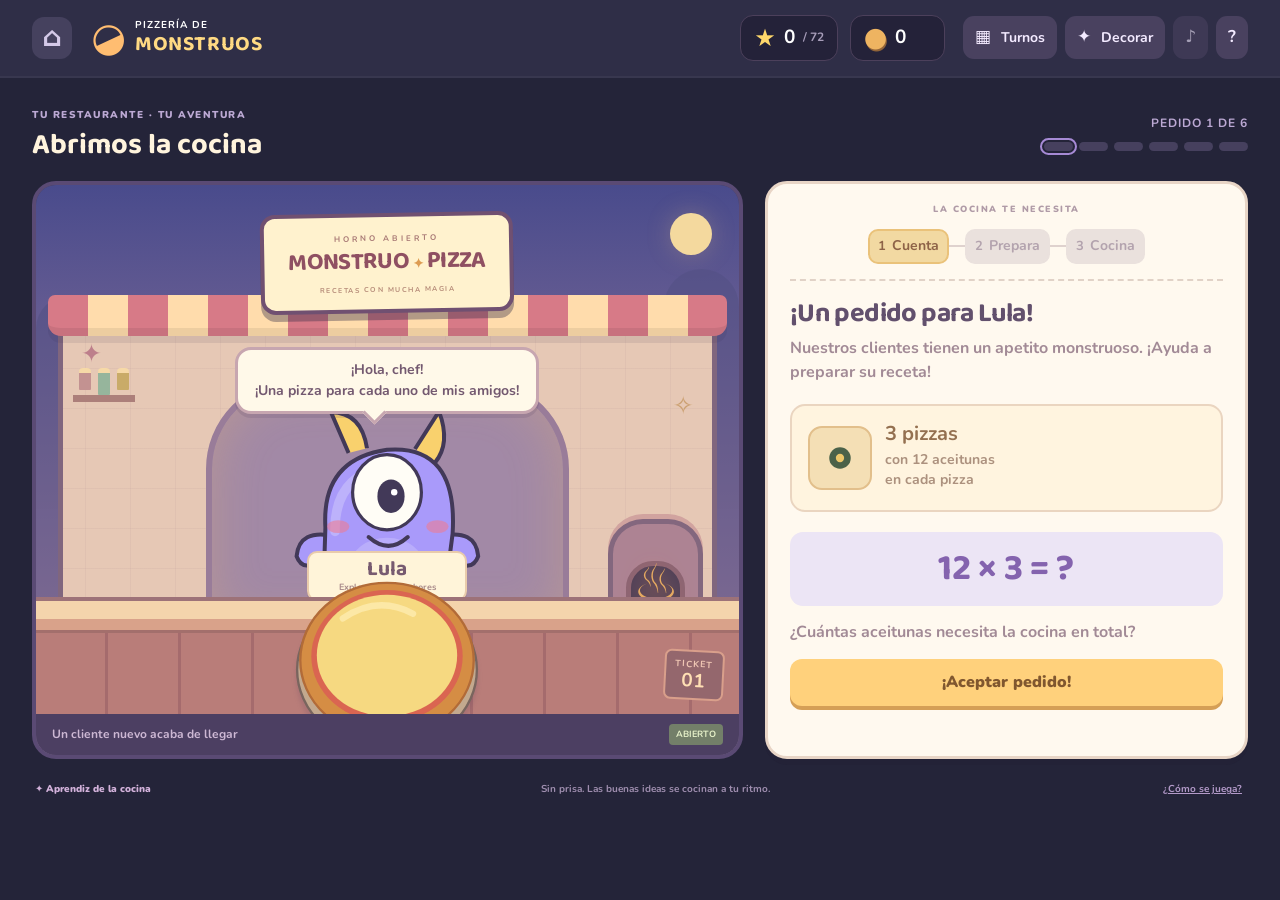
<file: actividades/pizzeria-monstruos/index.html>
<!doctype html><html lang="es"><head><meta charset="utf-8"><meta name="viewport" content="width=device-width,initial-scale=1"><meta name="theme-color" content="#24253d"><meta name="description" content="Prepara pizzas para monstruos y practica multiplicaciones, decenas y centenas. Un juego de tercero de primaria en OS3."><title>Pizzería de Monstruos · OS3</title><link rel="stylesheet" href="style.css?v=1"></head><body>
<div class="game-shell"><header class="hud"><a href="../" class="home-link" aria-label="Volver a actividades de OS3">⌂</a><a class="wordmark" href="./"><span class="brand-pizza">◒</span><span>PIZZERÍA DE<strong>MONSTRUOS</strong></span></a><div class="hud-stats"><span class="stat" aria-label="Estrellas"><i>★</i><b id="stars">0</b><small>/ 72</small></span><span class="stat coins" aria-label="Monedas"><i>●</i><b id="coins">0</b></span></div><div class="hud-buttons"><button id="mapButton" class="hud-btn" aria-label="Elegir turno" title="Elegir turno">▦ <span>Turnos</span></button><button id="shopButton" class="hud-btn" aria-label="Decorar mi pizzería" title="Decorar mi pizzería">✦ <span>Decorar</span></button><button id="soundButton" class="hud-btn" aria-label="Activar sonido" aria-pressed="false">♪</button><button id="teacherButton" class="hud-btn" aria-label="Guía de la maestra">?</button></div></header>
<main><section class="shiftbar"><div><span class="eyebrow">TU RESTAURANTE · TU AVENTURA</span><h1 id="chapterTitle">Abrimos la cocina</h1></div><div class="shift-progress"><span id="orderLabel">PEDIDO 1 DE 6</span><div id="chapterDots" aria-label="Pedidos completados"></div></div></section><div class="play-grid"><section class="restaurant" aria-label="Tu pizzería"><div class="restaurant-sky"><span class="moon"></span><div class="cityline" aria-hidden="true"><i></i><i></i><i></i><i></i><i></i><i></i></div></div><div class="shop-front"><div class="store-sign" id="storeSign"><span>HORNO ABIERTO</span><strong>MONSTRUO<span>✦</span>PIZZA</strong><small>RECETAS CON MUCHA MAGIA</small></div><div class="awning" id="awning"></div><div class="restaurant-wall"><div class="window-glow"></div><span class="wall-star">✦</span><span class="wall-star star-two">✧</span><div class="shelf"><span></span><span></span><span></span></div><div class="oven" id="oven"><span class="oven-light"></span><span class="oven-fire">♨</span></div></div><div id="clientBubble" class="speech-bubble"></div><div id="clientArt" class="client-art"></div><div class="client-nameplate"><strong id="clientName"></strong><span id="clientTitle"></span></div><div class="counter"><div class="counter-top"></div><div class="pizza-board" id="pizzaBoard"></div><div class="table-plant" id="plantDecor" hidden><span>✿</span></div><div class="order-number">TICKET <b id="ticketNumber">01</b></div></div><div class="oven-overlay" id="bakingScene" hidden><div class="heat-rings">♨</div><h2>¡Al horno!</h2><div class="bake-progress"><span></span></div><p>El equipo prepara todas las pizzas.</p></div></div><div class="scene-bottom"><span id="sceneStatus">Un cliente nuevo acaba de llegar</span><span class="open-badge">ABIERTO</span></div></section>
<section class="ticket-panel" aria-label="Pedido y retos"><div class="ticket-heading"><span class="eyebrow">LA COCINA TE NECESITA</span><div class="recipe-steps" aria-label="Pasos del pedido"><span id="step0" class="active">1 <small>Cuenta</small></span><i></i><span id="step1">2 <small>Prepara</small></span><i></i><span id="step2">3 <small>Cocina</small></span></div></div><div id="taskContent"></div><div id="feedback" class="feedback" role="status" aria-live="polite"></div></section></div><div class="bottom-strip"><span id="chefRank">✦ Aprendiz de la cocina</span><span>Sin prisa. Las buenas ideas se cocinan a tu ritmo.</span><button id="helpButton">¿Cómo se juega?</button></div></main></div>
<dialog id="mapDialog" class="modal"><div class="modal-head"><div><span class="eyebrow">UN BARRIO LLENO DE HAMBRE</span><h2>Tus turnos de cocina</h2></div><button class="close-modal" aria-label="Cerrar">×</button></div><p>Elige un turno. Tu maestra puede ayudarte a escoger por dónde empezar.</p><div id="mapCards" class="map-cards"></div></dialog>
<dialog id="shopDialog" class="modal"><div class="modal-head"><div><span class="eyebrow">DALE TU TOQUE</span><h2>La tienda del barrio</h2></div><button class="close-modal" aria-label="Cerrar">×</button></div><p>Cada pedido nuevo entregado te da 25 monedas. ¡Decora tu pizzería!</p><div id="shopCards" class="shop-cards"></div><p id="shopFeedback" role="status"></p></dialog>
<dialog id="helpDialog" class="modal"><div class="modal-head"><div><span class="eyebrow">BIENVENIDO, CHEF</span><h2>Una pizza. Tres misiones.</h2></div><button class="close-modal" aria-label="Cerrar">×</button></div><div class="how-grid"><div><b>1</b><h3>Descifra el pedido</h3><p>Multiplica y completa las casillas blancas. Las moradas ya son una pista.</p></div><div><b>2</b><h3>Prepara la cantidad</h3><p>Usa cajas de 100, paquetes de 10 y piezas sueltas. Puedes cambiar diez por una.</p></div><div><b>3</b><h3>Cocina y entrega</h3><p>Dale el toque final a la pizza, hornéala y haz feliz a tu cliente.</p></div></div><p>No se pierden vidas ni monedas por equivocarse. Las pistas están para ayudarte.</p><button class="primary close-action">¡A cocinar!</button></dialog>
<dialog id="teacherDialog" class="modal"><div class="modal-head"><div><span class="eyebrow">3.º DE PRIMARIA · OS3</span><h2>Guía para la maestra</h2></div><button class="close-modal" aria-label="Cerrar">×</button></div><p>24 pedidos en cuatro turnos. Puedes elegir cualquiera desde «Turnos».</p><ul><li><b>Decenas:</b> dos cifras por una, sin reagrupación.</li><li><b>Cambios:</b> dos cifras por una, con reagrupación.</li><li><b>Centenas:</b> tres cifras por una, sin reagrupación.</li><li><b>Gran reto:</b> tres cifras por una, con reagrupación.</li></ul><p>La cuenta se descompone en productos de unidades, decenas y centenas y luego se suma. El almacén pide representar el total con la menor cantidad de cajas y paquetes. Diez unidades se pueden cambiar por una decena, y diez decenas por una centena.</p><p>Las pistas y los reintentos no reducen premios. Las tres estrellas reconocen completar cuenta, preparación y entrega. Los pedidos repetidos sirven para practicar; las monedas se ganan una sola vez por pedido.</p><div id="teacherProgress"></div><p class="small">El progreso y las decoraciones se guardan solo en este navegador. No se registran nombres ni se envían resultados. Arte y sonidos originales de DonProfesor.</p></dialog>
<dialog id="successDialog" class="modal success-modal"><div id="happyMonster" class="happy-monster"></div><span class="eyebrow">PEDIDO ENTREGADO</span><h2 id="successTitle">¡Una pizza monstruosamente buena!</h2><div class="reward-stars">★ ★ ★</div><p id="successText"></p><div class="reward-coins" id="rewardCoins"></div><div id="chapterReward"></div><button id="nextOrder" class="primary">Siguiente cliente</button><button id="successMap" class="text-button">Ver mis turnos</button></dialog>
<script src="engine.js?v=1"></script><script src="art.js?v=1"></script><script src="game.js?v=1"></script></body></html>
</file>
<file: actividades/pizzeria-monstruos/style.css>
@import url('https://fonts.googleapis.com/css2?family=Baloo+2:wght@500;600;700;800&family=Nunito:wght@500;600;700;800;900&display=swap');
:root{--navy:#28283e;--purple:#7b60d7;--ink:#3d3651;--cream:#fff9ef;--yellow:#ffd76c;--green:#c6e97d;--muted:#95869c}*{box-sizing:border-box}body{margin:0;background:#242439;color:var(--ink);font:700 16px/1.45 'Nunito',system-ui,sans-serif}button,input{font:inherit}button{border:0;cursor:pointer;touch-action:manipulation;transition:transform .15s,filter .15s}button:hover:not(:disabled){filter:brightness(1.045);transform:translateY(-2px)}button:active:not(:disabled){transform:translateY(2px)}button:disabled{opacity:.45;cursor:default}button:focus-visible,input:focus-visible,a:focus-visible{outline:4px solid #d8b4ff;outline-offset:3px}a{color:inherit}h1,h2,h3{font-family:'Baloo 2','Nunito',system-ui;line-height:1.12;margin:0}.game-shell{max-width:1500px;margin:auto;min-height:100vh}.hud{display:flex;align-items:center;gap:18px;padding:15px 32px;background:#2f2e47;border-bottom:2px solid #ffffff0b;color:white}.home-link{width:40px;height:42px;display:grid;place-items:center;background:#45415e;border-radius:12px;text-decoration:none;font-size:27px;color:#d4c9e8}.wordmark{display:flex;align-items:center;gap:9px;text-decoration:none;font-size:10px;line-height:1.1;letter-spacing:1px}.wordmark strong{display:block;font-family:'Baloo 2';font-size:21px;letter-spacing:.6px;color:#ffda83;margin-top:2px}.brand-pizza{color:#ffbd71;font-size:40px;transform:rotate(-25deg);line-height:1}.hud-stats{display:flex;gap:12px;margin-left:auto}.stat{display:flex;align-items:center;gap:8px;padding:8px 13px;background:#242239;border:1px solid #4c405b;border-radius:13px;font-size:19px;min-width:95px}.stat i{font-style:normal;color:#ffd86b;font-size:24px;line-height:1}.stat small{font-size:12px;color:#a79db9}.stat.coins i{color:#eeb461;font-size:27px;text-shadow:1px 2px #916439}.hud-buttons{display:flex;gap:8px}.hud-btn{min-height:42px;padding:9px 12px;background:#49415f;color:#f3eaff;border-radius:11px;font-size:17px}.hud-btn span{font-size:13px;margin-left:5px}main{padding:24px 32px 0}.shiftbar{display:flex;justify-content:space-between;align-items:center;margin-bottom:20px}.eyebrow{font-weight:900;letter-spacing:1.5px;font-size:10px;color:#bca9d4}.shiftbar h1{color:#fff4dd;font-size:29px;margin-top:4px}.shift-progress{text-align:right}.shift-progress>span{font-size:11px;letter-spacing:1px;color:#bca9d4}.shift-progress>div{display:flex;gap:6px;margin-top:8px;justify-content:end}.shift-dot{height:9px;width:29px;background:#46405e;border-radius:5px}.shift-dot.done{background:#f2c875}.shift-dot.current{outline:2px solid #a68ad5;outline-offset:2px}.play-grid{display:grid;grid-template-columns:minmax(0,1.25fr) minmax(350px,.85fr);gap:22px;align-items:stretch}.restaurant{background:#443e5d;border:4px solid #5a4a74;border-radius:24px;overflow:hidden;position:relative;min-height:566px;display:flex;flex-direction:column}.restaurant-sky{position:absolute;inset:0;background:linear-gradient(#494b8c,#a17f9e 75%)}.moon{position:absolute;right:27px;top:28px;width:42px;height:42px;background:#f4d99e;border-radius:50%;box-shadow:0 0 24px #f5c97f40}.cityline{position:absolute;inset:30px 0 0;display:flex;align-items:end;justify-content:space-between;opacity:.5}.cityline i{display:block;width:65px;height:85%;background:#525083;border-radius:45px 45px 0 0}.cityline i:nth-child(2n){height:78%;width:85px}.cityline i:nth-child(3n){height:90%;width:75px}.shop-front{position:relative;margin:33px 22px 0;flex:1;min-height:485px;isolation:isolate}.store-sign{position:absolute;left:50%;transform:translateX(-50%) rotate(-1deg);top:-5px;border:4px solid #705071;border-radius:15px;background:#fff2ce;box-shadow:0 7px 0 #332b4560;padding:8px 24px 10px;text-align:center;z-index:4;width:max-content;max-width:95%}.store-sign>span{font-size:8px;letter-spacing:3px;color:#a87975}.store-sign strong{display:block;font-family:'Baloo 2';font-size:24px;line-height:1.15;letter-spacing:-.7px;color:#8f5062}.store-sign strong span{font-size:13px;margin:0 4px;color:#dd9c52}.store-sign small{font-size:7px;letter-spacing:1.5px;color:#b78d7a}.awning{position:absolute;top:77px;left:-10px;right:-10px;height:41px;background:repeating-linear-gradient(90deg,#d77a87 0 40px,#ffdcac 40px 80px);border-radius:7px 7px 13px 13px;border-bottom:8px solid #00000012;z-index:3;box-shadow:0 7px 0 #30223e18}.restaurant-wall{position:absolute;inset:90px 0 80px;background:#e6c8b5;border:5px solid #80667e;border-top:0;border-radius:5px 5px 0 0;overflow:hidden;z-index:-1;background-image:linear-gradient(0deg,transparent 0 48%,#b5919620 48% 51%,transparent 51%),linear-gradient(90deg,transparent 0 48%,#b5919620 48% 51%,transparent 51%);background-size:45px 40px}.window-glow{position:absolute;left:22%;right:22%;height:78%;bottom:0;background:#a289a6;border:6px solid #997c99;border-radius:90px 90px 0 0;box-shadow:inset 0 0 50px #e8b56d50}.wall-star{position:absolute;top:28px;left:18px;font-size:25px;color:#bd7f8b}.wall-star.star-two{left:auto;right:18px;top:80px;color:#cba071}.shelf{position:absolute;top:60px;left:10px;border-bottom:7px solid #ac7f7a;padding:0 6px;display:flex;gap:7px}.shelf span{width:12px;height:22px;border-radius:4px 4px 1px 1px;background:#c39291;border-top:5px solid #f6d9a7}.shelf span:nth-child(2){height:27px;background:#96b59c}.shelf span:nth-child(3){background:#c9ab68}.oven{position:absolute;bottom:3px;right:9px;width:95px;height:107px;background:#ad8393;border:5px solid #83677e;border-radius:35px 35px 2px 2px;box-shadow:0 -5px 0 #d1a39f}.oven-light{position:absolute;left:13px;right:13px;bottom:0;height:60px;border-radius:27px 27px 0 0;background:#4f4058;border:5px solid #8c6473}.oven-fire{position:absolute;bottom:0;left:20px;font-size:52px;color:#e6aa61;text-shadow:0 0 20px #ef945c}.client-art{position:absolute;left:50%;transform:translateX(-50%);bottom:85px;width:240px;z-index:1;animation:idle 3s ease-in-out infinite}.client-art svg{width:100%;display:block}.client-nameplate{position:absolute;bottom:113px;left:50%;transform:translateX(-50%);background:#fff4d9;color:#775a70;border:2px solid #e9cbab;z-index:3;box-shadow:0 3px 0 #88666d3d;border-radius:10px;padding:5px 15px;text-align:center;min-width:160px}.client-nameplate strong{font-family:'Baloo 2';font-size:21px;display:block;line-height:1.1}.client-nameplate span{font-size:9px;display:block;color:#a98a8a}.speech-bubble{position:absolute;left:50%;transform:translateX(-50%);top:129px;z-index:4;max-width:85%;min-width:230px;background:#fff9e9;border:3px solid #c7a6b0;border-radius:16px;padding:10px 17px;text-align:center;font-size:14px;color:#735970;box-shadow:0 4px 0 #4c375825}.speech-bubble:after{content:"";position:absolute;bottom:-10px;left:43%;width:14px;height:14px;background:#fff9e9;border-right:3px solid #c7a6b0;border-bottom:3px solid #c7a6b0;transform:rotate(45deg)}.speech-bubble b{color:#a46971}.counter{position:absolute;left:-23px;right:-23px;bottom:0;height:113px;z-index:3;background:#b97d79;border-top:18px solid #f4d4ac;box-shadow:0 -4px 0 #9d7278;background-image:repeating-linear-gradient(90deg,transparent 0 70px,#a56b6d 70px 73px)}.counter-top{height:14px;background:#d9a28a;border-bottom:3px solid #a36f6c}.pizza-board{position:absolute;width:205px;left:50%;transform:translateX(-50%);top:-55px;filter:drop-shadow(0 7px 2px #67476033)}.pizza-board svg{width:100%;display:block}.order-number{position:absolute;right:16px;bottom:14px;font-size:9px;letter-spacing:1px;color:#f0c7b4;background:#94676d;border:2px solid #d99f8b;padding:6px 9px;border-radius:7px;transform:rotate(3deg)}.order-number b{font-size:19px;color:#ffdfb4;display:block;text-align:center;line-height:1.1}.scene-bottom{position:relative;background:#4c3f62;color:#cdb8d4;display:flex;align-items:center;justify-content:space-between;padding:10px 16px;gap:10px;font-size:11px;z-index:4}.open-badge{font-size:9px;background:#737f69;color:#e6f1c9;padding:4px 7px;border-radius:4px}.ticket-panel{background:var(--cream);border-radius:22px;border:3px solid #e8d5c6;padding:19px 22px 15px;position:relative;min-width:0;box-shadow:0 6px 0 #18172920}.ticket-heading{border-bottom:2px dashed #e1d2c7;padding-bottom:15px;margin-bottom:18px}.ticket-heading>.eyebrow{color:#b09ba7;font-size:9px;display:block;text-align:center}.recipe-steps{display:flex;align-items:center;justify-content:center;margin-top:13px}.recipe-steps>span{font-size:13px;display:flex;gap:6px;align-items:center;color:#b3a3ae;background:#eae1dd;border:2px solid #eae1dd;border-radius:10px;padding:5px 8px}.recipe-steps small{font-size:11px}.recipe-steps>span.active{background:#f2d9a2;border-color:#eac27a;color:#8e6348}.recipe-steps>span.done{background:#deebbb;border-color:#c8dba5;color:#73935c}.recipe-steps i{width:16px;height:2px;background:#dfd2ce}.ticket-panel h2{font-size:27px;color:#62506d;letter-spacing:-.6px}.task-subtitle{font-size:13px;line-height:1.5;color:#a28a96;margin:7px 0 15px}.order-summary{display:flex;align-items:center;gap:13px;border:2px solid #ead5c0;background:#fff4df;border-radius:15px;padding:16px;margin:20px 0}.ingredient-icon{display:grid;place-items:center;width:64px;height:64px;background:#f4dfb5;border:2px solid #e2bf8b;border-radius:14px;flex-shrink:0}.ingredient-icon svg{width:48px;height:48px}.order-summary strong{font-size:20px;line-height:1.2;display:block;color:#947050}.order-summary p{font-size:12px;color:#ac917e;margin:4px 0}.order-math{font-family:'Baloo 2';font-size:37px;color:#8463ae;text-align:center;background:#ece5f5;border-radius:13px;padding:10px;margin:14px 0}.primary,.secondary{width:100%;min-height:47px;border-radius:12px;padding:11px 17px;font-weight:900;font-size:15px;box-shadow:0 4px 0 #d59f56;background:#ffd17c;color:#80572f}.secondary{background:#e9e1f2;color:#9275ae;box-shadow:0 3px 0 #cdbfdc;font-size:13px;min-height:38px}.hint-btn{background:transparent;color:#a184a6;border-bottom:1px dashed #c1a6bf;padding:3px 1px;font-size:12px;margin-top:12px}.feedback{font-size:13px;color:#94795b;line-height:1.5;min-height:22px;margin-top:13px}.feedback.success{color:#72915b}.feedback.error{color:#b0776d}.vertical-calc{max-width:315px;margin:13px auto;display:grid;grid-template-columns:minmax(105px,1fr) repeat(3,36px);gap:5px;align-items:center;font-size:22px;font-family:'Baloo 2';color:#8b739c;text-align:center}.calc-label{font:800 10px 'Nunito';text-align:left;color:#b29caa;padding-right:5px}.calc-rule{grid-column:1/-1;height:2px;background:#c8b4d1;margin:4px 0}.calc-col{font:900 9px 'Nunito';color:#bda6b8}.digit{width:36px;height:35px;display:grid;place-items:center;background:#e7deee;border:2px solid #ddd2e6;border-radius:7px;color:#a48bb9;font-size:21px;padding:0;line-height:1}.digit.blank{background:white;border:2px dashed #b6a0ca;color:#7a599b}.digit.selected{outline:3px solid #e9bc62;outline-offset:1px;background:#fff9e8}.digit.correct{border-color:#aac47e;background:#f3f7e8}.digit.wrong{border-color:#dc9c91;background:#fff1eb}.calc-keypad{display:grid;grid-template-columns:repeat(6,1fr);gap:6px;margin:13px 0}.calc-keypad button{border-radius:8px;background:#ebe3ef;color:#8d729f;font-size:18px;font-weight:900;min-height:35px;box-shadow:0 2px 0 #d5c6de}.hint-box{background:#ede8f3;border:1px solid #dfd4e7;border-radius:12px;padding:13px;font-size:12px;color:#947aa7;line-height:1.6;margin-top:12px}.hint-box b{color:#78608f}.hint-groups{display:flex;flex-wrap:wrap;gap:5px;margin-top:8px}.hint-group{background:#fff9f0;padding:5px 7px;border-radius:6px;font-size:10px}.bundle{display:inline-block;border-radius:3px;background:#c7dba7;color:#6b875b;padding:1px 4px;margin:1px;font-size:10px}.hint-actions{display:flex;gap:10px;justify-content:space-between}.text-button{color:#9d80aa;font-size:12px;background:none;text-decoration:underline;padding:10px}.warehouse-total{display:flex;align-items:center;justify-content:space-between;background:#eee6f3;border:2px solid #ded0e8;border-radius:12px;padding:10px 16px;margin:14px 0}.warehouse-total span{font-size:12px;color:#a48dad}.warehouse-total b{font-family:'Baloo 2';font-size:32px;color:#806394}.bins{display:grid;grid-template-columns:repeat(3,1fr);gap:8px;margin:15px 0}.bin{background:#e9ead3;border:2px solid #d3d5b0;border-radius:12px;text-align:center;padding:12px 5px;color:#8a9165}.bin:nth-child(2){background:#f4e2bd;border-color:#e4cea2;color:#b18e59}.bin:nth-child(3){background:#e5ddec;border-color:#d1bfdf;color:#9c7bad}.bin .bin-icon{font-family:'Baloo 2';font-size:26px;line-height:1.2}.bin small{font-size:9px;display:block}.bin strong{font-size:25px;display:block;margin:7px 0}.bin-buttons{display:flex;gap:5px;justify-content:center}.bin-buttons button{width:31px;height:31px;min-height:31px;border-radius:7px;background:#fff9f0;color:inherit;font-size:20px;border:1px solid #d4c6ba}.exchange-actions{display:flex;flex-direction:column;gap:6px;margin-bottom:13px}.exchange-actions button{background:#e1edce;color:#7f9c66;border-radius:9px;padding:8px;font-size:11px}.tiny-action{background:none;color:#b09aa8;padding:2px;text-decoration:underline;font-size:11px}.prep-pizza{position:relative;max-width:250px;margin:10px auto;cursor:pointer}.prep-pizza svg{width:100%;display:block}.prep-pizza:focus-visible{outline:4px solid #d4b7e1;border-radius:50%}.topping-choice{display:flex;align-items:center;gap:10px;justify-content:center;border:2px solid #d7c4e1;background:#eee4f5;border-radius:13px;padding:9px;margin:8px 0;font-size:13px;color:#9170a4}.topping-choice svg{height:36px;width:36px}.topping-count{font-size:12px;text-align:center;color:#a68e9f;margin:10px 0}.baking-stage{text-align:center;padding:45px 5px}.baking-stage .bake-icon{font-size:55px;color:#d39165;display:block;margin:10px}.bake-progress{height:10px;border-radius:10px;background:#d6b3a5;overflow:hidden;max-width:220px;margin:20px auto}.bake-progress span{display:block;height:100%;background:#ffcd76;animation:bake 1.8s linear forwards}.delivery-stamp{background:#deebbc;border:3px solid #bed29a;color:#839f62;text-align:center;border-radius:17px;padding:24px 15px;margin:25px 0}.delivery-stamp strong{font-size:28px;font-family:'Baloo 2';display:block}.delivery-stamp span{font-size:13px}.bottom-strip{display:flex;justify-content:space-between;align-items:center;color:#9f8eaf;font-size:10px;padding:20px 3px}.bottom-strip>span:first-child{color:#d3b2db;font-weight:900}.bottom-strip button{background:none;color:#b39ac9;font-size:10px;padding:3px;text-decoration:underline}.oven-overlay{position:absolute;inset:110px 0 0;z-index:10;background:#514055ee;display:flex;flex-direction:column;align-items:center;justify-content:center;color:#f6dcaf}.oven-overlay h2{font-size:35px}.oven-overlay p{font-size:12px;color:#cdb2be}.heat-rings{font-size:100px;color:#f2b574;animation:heat .6s alternate infinite}.table-plant{position:absolute;bottom:45px;left:35px;width:37px;height:43px;background:#eac5a3;border-radius:3px 3px 15px 15px;border:3px solid #b58774}.table-plant span{position:absolute;top:-33px;left:-3px;font-size:46px;color:#89ab77}.neon .store-sign{border-color:#a083bb;box-shadow:0 0 25px #efc88790,0 0 2px 6px #f2c79845}.neon .store-sign strong{color:#af6a92;text-shadow:0 0 9px #dfa2bd}.star-awning .awning{background:repeating-linear-gradient(90deg,#8c75b1 0 40px,#ecd69e 40px 80px)}.cosmic-oven .oven{background:#8b7cb9;border-color:#6d5e95;box-shadow:0 -5px 0 #ac9cd8,0 0 17px #cdadf760}.cosmic-oven .oven-fire{color:#dec0ff;text-shadow:0 0 15px #d69df7}.modal{border:4px solid #bfa2ce;border-radius:24px;padding:27px;background:#fff9ee;color:#7d6488;max-width:780px;width:calc(100% - 36px);max-height:90vh;box-shadow:0 18px 0 #211a3420;overflow:auto}.modal::backdrop{background:#211d3ad9;backdrop-filter:blur(5px)}.modal-head{display:flex;justify-content:space-between;gap:15px;align-items:start}.modal h2{font-size:31px;margin-top:4px;color:#80618d}.modal .eyebrow{font-size:10px;color:#bd9ac2}.modal>p,.modal li{font-size:14px;line-height:1.7;color:#a088a4}.close-modal{background:#eee1ef;color:#ae8db5;font-size:26px;height:35px;width:35px;border-radius:10px;line-height:1;padding:0}.map-cards,.shop-cards{display:grid;grid-template-columns:repeat(2,1fr);gap:13px;margin-top:20px}.map-card{background:#f0e5f0;border:2px solid #dfcce3;border-radius:15px;padding:18px;text-align:left;position:relative}.map-card strong{font-family:'Baloo 2';display:block;color:#9774a3;font-size:23px}.map-card p{font-size:12px;color:#af93b1;line-height:1.6;min-height:36px}.map-card .primary{font-size:12px;min-height:38px;padding:8px}.map-count{font-size:12px;color:#a383ab}.shop-card{background:#f5ead8;border:2px solid #e9d1b4;border-radius:16px;padding:18px;text-align:center}.shop-card>span{display:block;font-size:44px;color:#b79b72}.shop-card h3{font-size:22px;color:#a08574}.shop-card p{font-size:12px;color:#b49b8c;min-height:32px}.shop-card button{font-size:13px}.how-grid{display:grid;grid-template-columns:repeat(3,1fr);gap:15px;margin-top:25px}.how-grid>div{background:#f0e5f0;border-radius:15px;padding:18px}.how-grid b{display:grid;place-items:center;background:#e4c5e1;border-radius:10px;width:35px;height:35px;color:#9d78ab;font-size:21px}.how-grid h3{font-size:20px;margin:12px 0 5px}.how-grid p{font-size:12px;color:#ae91ad;line-height:1.6}.success-modal{max-width:470px;text-align:center;padding:25px 32px}.happy-monster{width:150px;margin:-8px auto -6px}.happy-monster svg{display:block;width:100%}.success-modal h2{font-size:29px}.reward-stars{font-size:37px;letter-spacing:6px;color:#e5af5a;text-shadow:0 3px #d4956130;margin:8px 0}.reward-coins{font-size:20px;background:#fae7b8;color:#ae8954;padding:10px 20px;border-radius:12px;display:inline-block;margin:4px 0 20px}.success-modal .primary{margin-top:7px}.success-modal #chapterReward{font-size:13px;color:#9d78b3;margin-bottom:12px}.small{font-size:12px!important}.teacher-progress{background:#f0e7f4;padding:15px;border-radius:12px;line-height:1.8}.confetti{position:fixed;inset:0;z-index:100;pointer-events:none;overflow:hidden}.confetti span{position:absolute;top:-20px;width:10px;height:16px;border-radius:3px;animation:confetti 1.6s ease-in forwards}.mon-happy .client-art{animation:celebrate .6s ease-in-out 2}@keyframes idle{50%{margin-bottom:6px}}@keyframes bake{from{width:0}to{width:100%}}@keyframes heat{to{transform:translateY(-7px);opacity:.7}}@keyframes celebrate{50%{transform:translateX(-50%) translateY(-25px) rotate(-5deg)}}@keyframes confetti{to{transform:translateY(100vh) rotate(300deg);opacity:.2}}@media(min-width:1400px){main{padding:28px 45px 0}.restaurant{min-height:620px}.shop-front{min-height:540px}.client-art{width:275px}.speech-bubble{top:135px}.ticket-panel{padding:24px 28px}.vertical-calc{gap:7px}.digit{height:39px}.calc-keypad button{min-height:38px}.scene-bottom{font-size:12px}}@media(max-width:1060px){.hud{padding:13px 20px;gap:12px}main{padding:20px 20px 0}.play-grid{grid-template-columns:minmax(0,1fr) 360px;gap:14px}.hud-btn{padding:9px}.hud-btn span{display:none}.wordmark strong{font-size:18px}.stat{min-width:75px;padding:7px 10px}.restaurant{min-height:570px}.shop-front{margin:33px 10px 0}.store-sign{padding:8px 12px}.store-sign strong{font-size:21px}.speech-bubble{font-size:12px;min-width:210px}.client-art{width:210px}.counter{left:-11px;right:-11px}.client-nameplate{bottom:114px}.ticket-panel{padding:17px}.shelf{display:none}.oven{right:0;width:70px}.bottom-strip{font-size:9px}}@media(max-width:780px){.hud{padding:11px 14px;gap:8px}.wordmark{font-size:8px}.wordmark strong{font-size:15px}.brand-pizza{display:none}.home-link{width:32px;height:36px;font-size:23px}.hud-stats{gap:6px}.stat{min-width:56px;font-size:16px;padding:5px 8px;gap:4px}.stat small{display:none}.stat i{font-size:19px}.stat.coins i{font-size:22px}.hud-buttons{gap:5px}.hud-btn{padding:7px 9px;min-height:36px;font-size:15px}.play-grid{grid-template-columns:1fr}.restaurant{min-height:360px;max-height:360px;border-width:3px;border-radius:18px}.shop-front{min-height:320px;margin-top:20px}.store-sign{top:-3px;padding:4px 17px}.store-sign>span,.store-sign small{display:none}.store-sign strong{font-size:22px}.awning{top:42px;height:27px;background-size:auto}.restaurant-wall{inset:48px 0 60px}.speech-bubble{top:80px;left:27%;min-width:170px;max-width:43%;padding:10px;font-size:12px;transform:none}.client-art{width:190px;left:70%;bottom:47px}.client-nameplate{left:70%;bottom:73px;min-width:120px;padding:4px 9px}.client-nameplate strong{font-size:17px}.client-nameplate span{display:none}.counter{height:70px;border-top-width:13px}.pizza-board{width:160px;left:27%;top:-71px}.order-number{bottom:6px;right:8px;padding:3px 7px}.order-number b{font-size:16px}.scene-bottom{font-size:10px;padding:7px 12px}.moon{right:20px;top:15px;width:30px;height:30px}.oven{width:60px;height:76px;left:10px;right:auto;opacity:.7}.oven-light{height:43px;left:6px;right:6px}.oven-fire{font-size:35px;left:14px}.shiftbar h1{font-size:24px}.shiftbar{margin-bottom:15px}.shift-progress>span{font-size:10px}.shift-dot{width:20px;height:7px}.ticket-panel{padding:18px 22px}.ticket-heading{padding-bottom:12px;margin-bottom:14px}.ticket-heading>.eyebrow{display:none}.recipe-steps{margin:0}.recipe-steps>span{font-size:13px;padding:5px 11px}.recipe-steps small{font-size:12px}.recipe-steps i{width:30px}.vertical-calc{grid-template-columns:minmax(105px,1fr) repeat(3,43px);max-width:350px;font-size:25px;gap:7px}.digit{height:42px;width:43px;font-size:25px}.calc-label{font-size:12px}.calc-col{font-size:11px}.calc-keypad button{min-height:43px;font-size:21px}.hint-btn,.text-button{font-size:14px}.hint-box{font-size:14px}.task-subtitle{font-size:15px}.feedback{font-size:15px}.bottom-strip{flex-wrap:wrap;gap:10px;font-size:10px;padding:17px 0}.bottom-strip>span:nth-child(2){display:none}.bottom-strip button{font-size:11px}.oven-overlay{inset:65px 0 0}.bin small{font-size:12px}.bin-buttons button{width:40px;height:40px}.bin strong{font-size:28px}.exchange-actions button{font-size:13px;min-height:40px}.prep-pizza{max-width:270px}.how-grid{grid-template-columns:1fr}.how-grid>div{display:grid;grid-template-columns:35px 1fr;gap:0 12px}.how-grid h3{margin:0}.how-grid p{grid-column:2;margin:4px 0}.table-plant{bottom:17px;left:auto;right:68px;width:27px;height:29px}.table-plant span{font-size:36px;top:-26px}}@media(max-width:440px){main{padding:17px 12px 0}.wordmark{display:none}.hud{padding:10px 12px}.hud-stats{margin-left:0;flex:1}.shiftbar .eyebrow{font-size:8px}.shiftbar h1{font-size:21px}.restaurant{min-height:330px;max-height:330px}.shop-front{min-height:290px}.client-art{width:175px;left:72%;bottom:45px}.client-nameplate{left:72%;min-width:100px}.speech-bubble{left:6%;max-width:46%;min-width:140px;top:81px;font-size:11px}.pizza-board{left:27%;width:140px;top:-57px}.store-sign strong{font-size:19px}.ticket-panel{padding:17px 16px}.ticket-panel h2{font-size:26px}.map-cards,.shop-cards{grid-template-columns:1fr}.modal{padding:22px}.modal h2{font-size:27px}.scene-bottom{font-size:9px}.map-card p{min-height:0}.bin{padding:9px 4px}.bin-buttons button{width:33px;height:36px}.bottom-strip{font-size:9px}.order-summary strong{font-size:19px}.task-subtitle{font-size:14px}}@media(prefers-reduced-motion:reduce){*,*:before,*:after{animation-duration:.01ms!important;animation-iteration-count:1!important;transition:none!important}.client-art{animation:none}.confetti{display:none}}
.task-subtitle{font-size:16px}.feedback{font-size:14px}.calc-label{font-size:14px}.hint-btn,.text-button{font-size:14px}.hint-box{font-size:14px}.primary{font-size:16px}.map-card p,.shop-card p,.how-grid p{font-size:14px}.map-count{font-size:14px}.recipe-steps small{font-size:14px}.scene-bottom{font-size:12px}.hud-btn span{font-size:14px}.shift-progress>span{font-size:12px}.bin small{font-size:12px}.topping-count,.exchange-actions button{font-size:14px}.order-summary p{font-size:14px}.speech-bubble{font-size:14px}.modal>p,.modal li{font-size:16px}
[hidden]{display:none!important}
@media(max-width:780px){.speech-bubble{left:5%;max-width:45%;min-width:150px;transform:none}.recipe-steps small{font-size:14px}}
</file>
